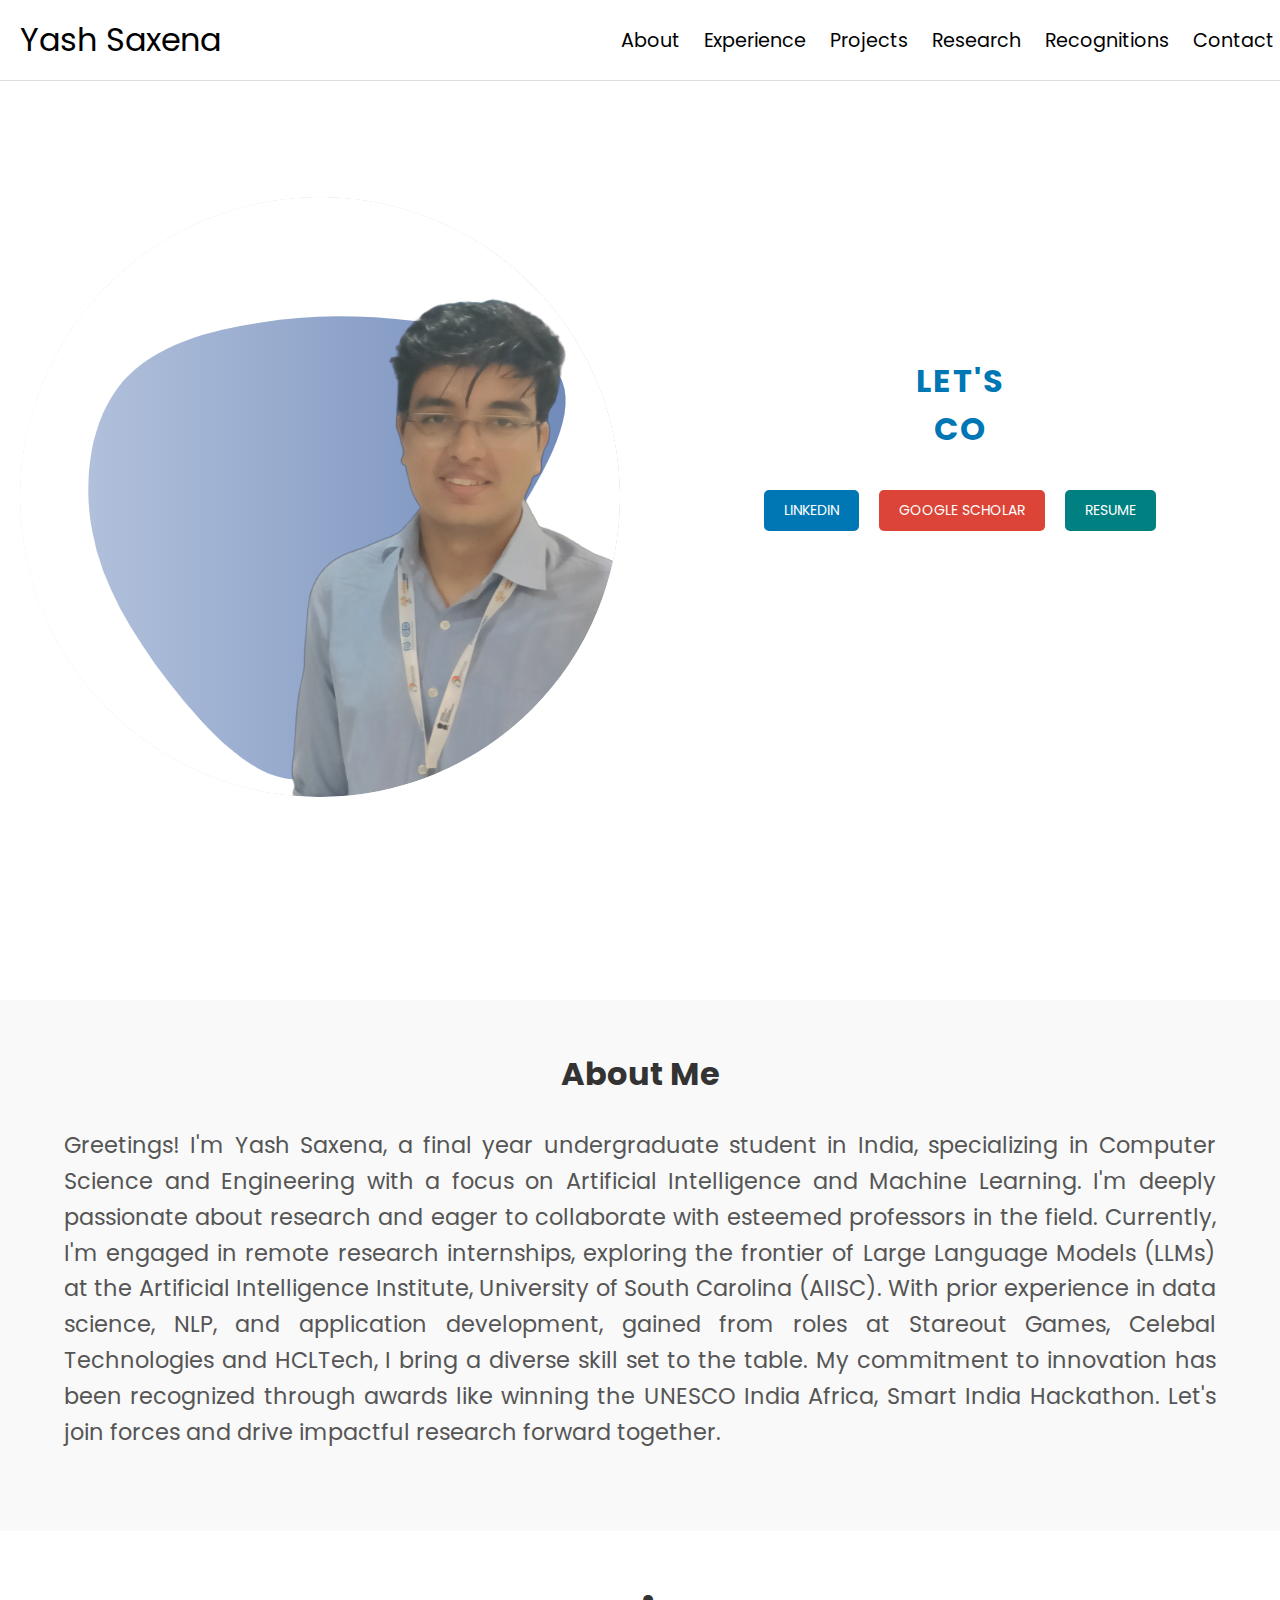
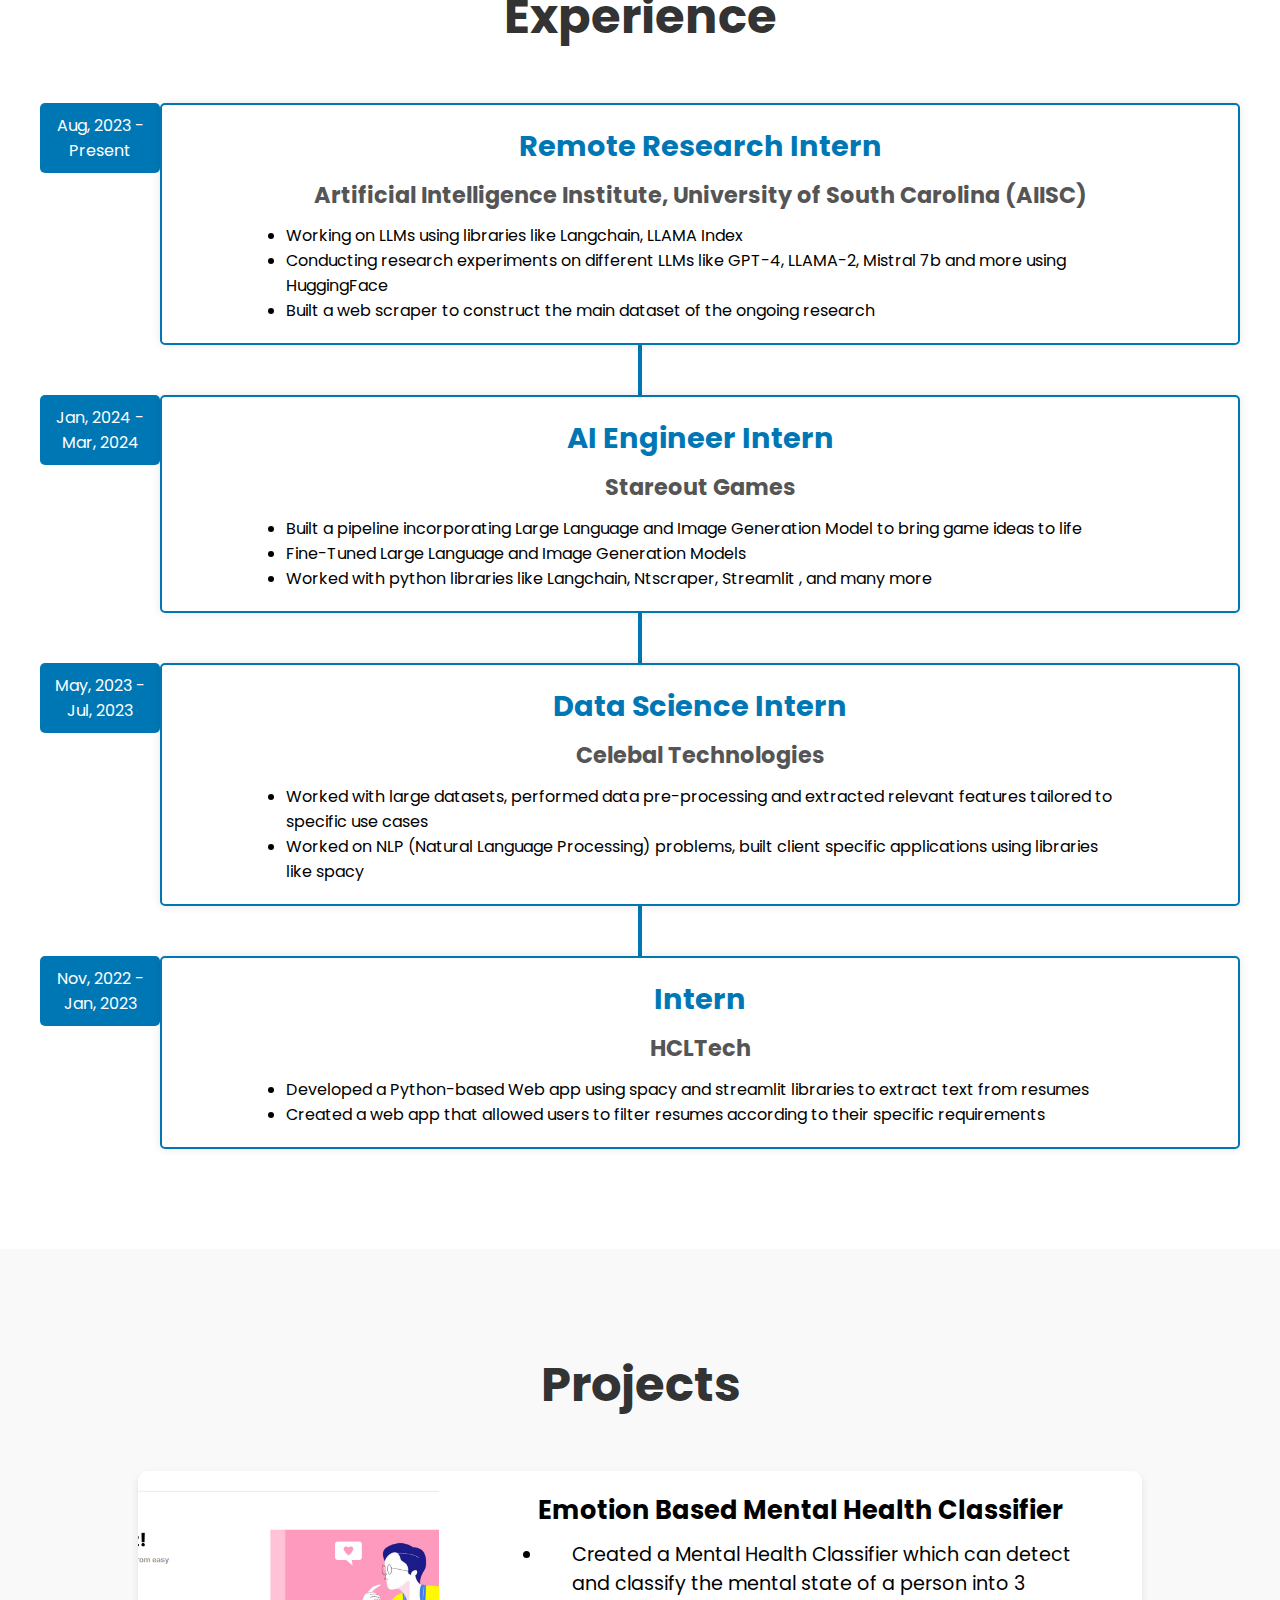
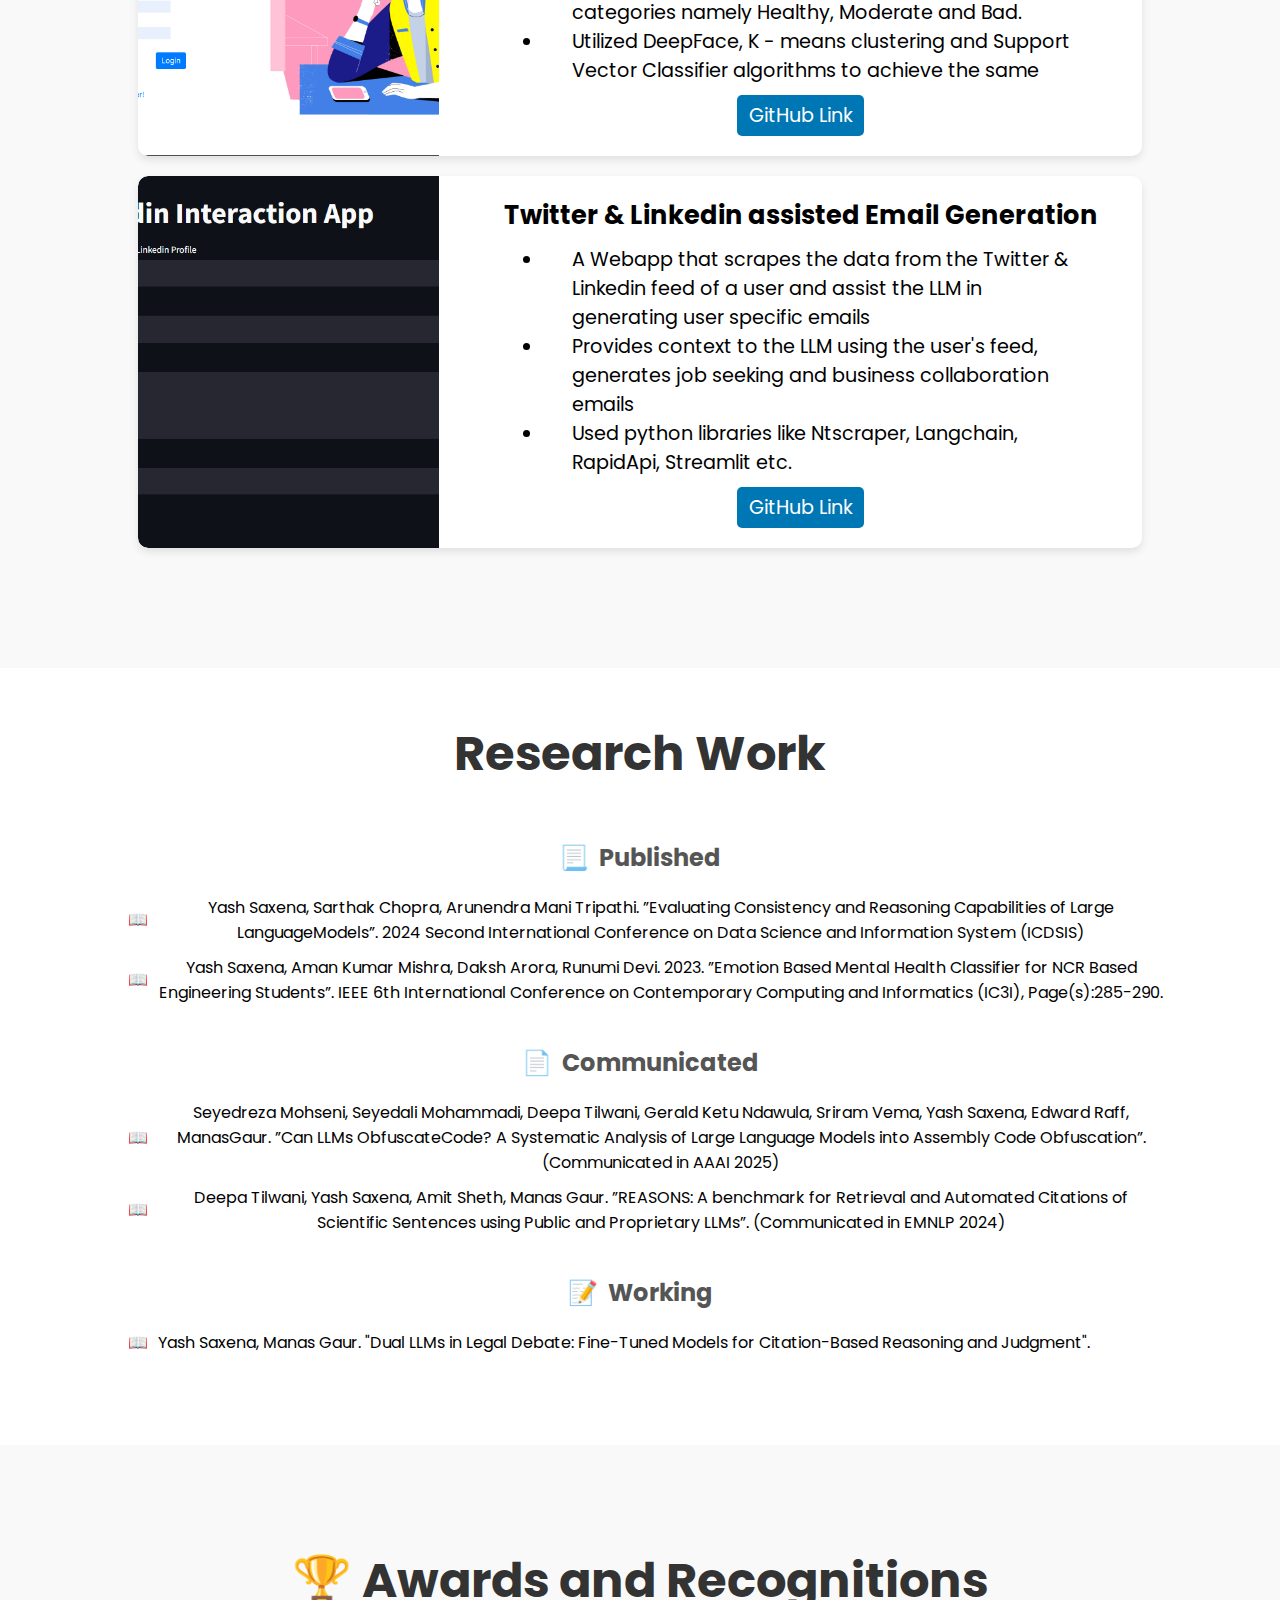
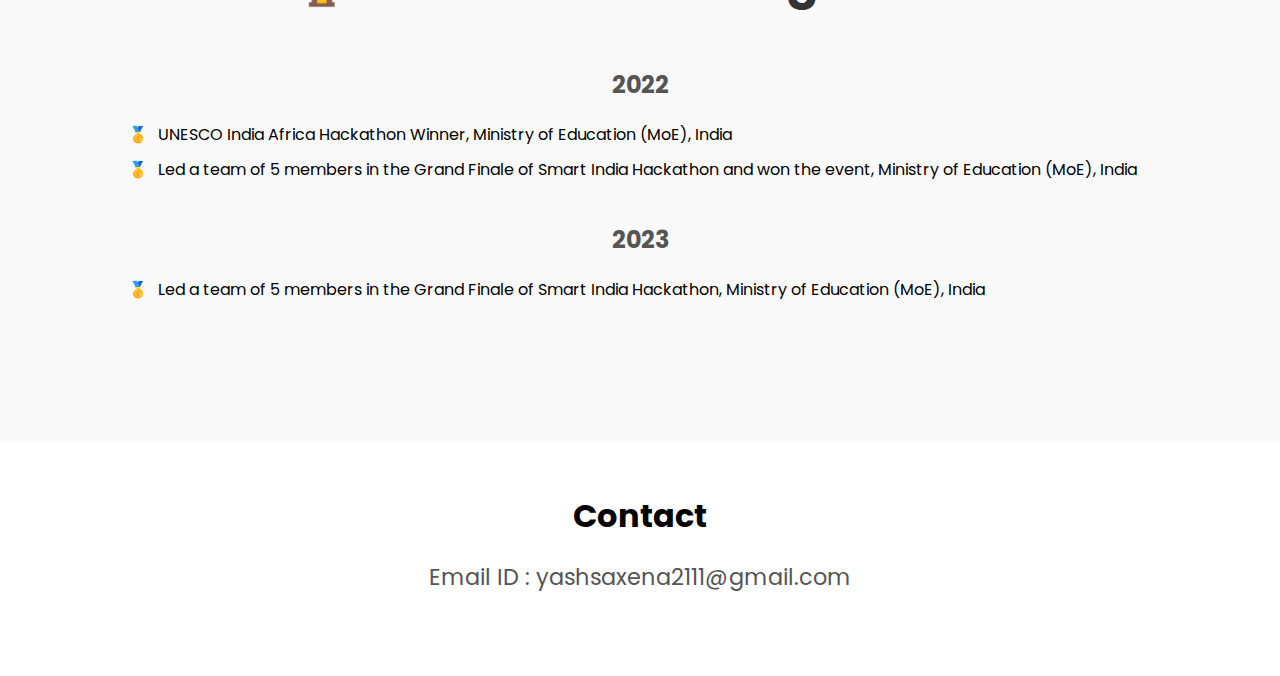
<file: index.html>
<!DOCTYPE html>
<html lang="en">
<head>
    <meta charset="UTF-8">
    <meta name="viewport" content="width=device-width, initial-scale=1.0">
    <title>Portfolio</title>
    <link rel="stylesheet" href="style.css" />
    <link rel="stylesheet" href="media_queries.css" />
</head>
<body>
    <header>
    <!-- Google tag (gtag.js) -->
    <script async src="https://www.googletagmanager.com/gtag/js?id=G-XNBDDZ4B31"></script>
    <script>
    window.dataLayer = window.dataLayer || [];
    function gtag(){dataLayer.push(arguments);}
    gtag('js', new Date());

    gtag('config', 'G-XNBDDZ4B31');
    </script>
    <nav id="desktop-nav">
        <div class="logo">Yash Saxena</div>
        <div>
            <ul class="nav-links">
                <li><a href="#about">About</a></li>
                <li><a href="#experience">Experience</a></li>
                <li><a href="#projects">Projects</a></li>
                <li><a href="#research">Research</a></li>
                <li><a href="#awards">Recognitions</a></li>
                <li><a href="#contact">Contact</a></li>
            </ul>
        </div> 
    </nav>
    <nav id="hamburger-nav">
        <div class="logo">Yash Saxena</div>
        <div class="hamburger-menu">
            <div class="hamburger-icon" onclick="toggleMenu()">
                <span></span>
                <span></span>
                <span></span>
            </div>
            <div class="menu-links">
                <li><a href="#about" onclick="toggleMenu()">About</a></li>
                <li><a href="#experience" onclick="toggleMenu()">Experience</a></li>
                <li><a href="#projects" onclick="toggleMenu()">Projects</a></li>
                <li><a href="#research" onclick="toggleMenu()">Research</a></li>
                <li><a href="#awards" onclick="toggleMenu()">Recognitions</a></li>
                <li><a href="#contact" onclick="toggleMenu()">Contact</a></li>
            </div>
        </div>
    </nav>
</header>
<section id="profile">
    <div class="profile-pic-container">
        <div class="profile-pic">
            <img src="./assests/profile-pic.png" alt="Yash Saxena Pic">
        </div>
    </div>
    <div class="connect-collaborate-container">
        <div id="connect-text">Let's Connect</div>
        <div id="collaborate-text">Let's Collaborate</div>
    </div>
    <div class="social-links-container">
        <a href="https://www.linkedin.com/in/yash-saxena-a18b251bb/" class="social-btn linkedin-btn">LinkedIn</a>
        <a href="https://scholar.google.com/citations?user=5c80BFkAAAAJ&hl=en" class="social-btn github-btn">Google Scholar</a>
        <a href="./assests/YashSaxena_CV.pdf" download="YashSaxena_Resume.pdf" class="social-btn twitter-btn">Resume</a>
    </div>
</section>
    <section id="about">
        <h2>About Me</h2>
        <p>Greetings! I'm Yash Saxena, a final year undergraduate student in India, specializing in Computer Science and Engineering with a focus on Artificial Intelligence and Machine Learning. I'm deeply passionate about research and eager to collaborate with esteemed professors in the field. Currently, I'm engaged in remote research internships, exploring the frontier of Large Language Models (LLMs) at the Artificial Intelligence Institute, University of South Carolina (AIISC). With prior experience in data science, NLP, and application development, gained from roles at Stareout Games, Celebal Technologies and HCLTech, I bring a diverse skill set to the table. My commitment to innovation has been recognized through awards like winning the UNESCO India Africa, Smart India Hackathon. Let's join forces and drive impactful research forward together.</p>
    </section>
    <section id="experience">
        <h2>Experience</h2>
        <div class="timeline">
            <div class="timeline-item">
                <div class="date">Aug, 2023 - Present</div>
                <div class="content">
                    <h3>Remote Research Intern</h3>
                    <p style="font-weight: bold;">Artificial Intelligence Institute, University of South Carolina (AIISC)</p>
                        <ul>
                            <li>Working on LLMs using libraries like Langchain, LLAMA Index</li>
                            <li>Conducting research experiments on different LLMs like GPT-4, LLAMA-2, Mistral 7b and more using HuggingFace</li>
                            <li>Built a web scraper to construct the main dataset of the ongoing research</li>
                        </ul>
                </div>
            </div>
            <div class="timeline-item">
                <div class="date">Jan, 2024 - Mar, 2024</div>
                <div class="content">
                    <h3>AI Engineer Intern</h3>
                    <p style="font-weight: bold;">Stareout Games</p>
                    <ul>
                        <li>Built a pipeline incorporating Large Language and Image Generation Model to bring game ideas to life</li>
                        <li>Fine-Tuned Large Language and Image Generation Models</li>
                        <li>Worked with python libraries like Langchain, Ntscraper, Streamlit , and many more</li>
                    </ul>
                </div>
            </div>
            <div class="timeline-item">
                <div class="date">May, 2023 - Jul, 2023</div>
                <div class="content">
                    <h3>Data Science Intern</h3>
                    <p style="font-weight: bold;">Celebal Technologies</p>
                    <ul>
                        <li> Worked with large datasets, performed data pre-processing and extracted relevant features tailored to specific use cases</li>
                        <li> Worked on NLP (Natural Language Processing) problems, built client specific applications using libraries like spacy</li>
                    </ul>
                </div>
            </div>
            <div class="timeline-item">
                <div class="date">Nov, 2022 - Jan, 2023</div>
                <div class="content">
                    <h3>Intern</h3>
                    <p style="font-weight: bold;">HCLTech</p>
                    <ul>
                        <li> Developed a Python-based Web app using spacy and streamlit libraries to extract text from resumes</li>
                        <li> Created a web app that allowed users to filter resumes according to their specific requirements</li>
                    </ul>
                </div>
            </div>
        </div>
    </section>    
    <section id="projects">
        <h2>Projects</h2>
        <div class="project-container">
            <div class="project-card">
                <img src="./assests/project1.png" alt="Project 1">
                <div class="project-info">
                    <h3>Emotion Based Mental Health Classifier</h3>
                    <ul>
                        <li>Created a Mental Health Classifier which can detect and classify the mental state of a person into 3 categories namely Healthy, Moderate and Bad.</li>
                        <li>Utilized DeepFace, K - means clustering and Support Vector Classifier algorithms to achieve the same</li>
                    </ul>
                    <a href="https://github.com/YashSaxena21/EMHC" target="_blank">GitHub Link</a>
                </div>
            </div>
            <div class="project-card">
                <img src="./assests/project2.png" alt="Project 2">
                <div class="project-info">
                    <h3>Twitter & Linkedin assisted Email Generation</h3>
                    <ul>
                        <li>A Webapp that scrapes the data from the Twitter & Linkedin feed of a user and assist the LLM in generating user specific emails</li>
                        <li>Provides context to the LLM using the user's feed, generates job seeking and business collaboration emails</li>
                        <li>Used python libraries like Ntscraper, Langchain, RapidApi, Streamlit etc.</li>
                    </ul>
                    <a href="https://github.com/YashSaxena21/Twitter-Generation" target="_blank">GitHub Link</a>
                </div>
            </div>
            <!-- Add more project cards as needed -->
        </div>
    </section>        
    <section id="research">
        <h2>Research Work</h2>
        <div class="research-subsection">
            <h3><span>&#x1F4C3;</span> Published</h3>
            <ul>
                <li><span>&#x1F4D6;</span> Yash Saxena, Sarthak Chopra, Arunendra Mani Tripathi. ”Evaluating Consistency and Reasoning Capabilities of Large LanguageModels”. 2024 Second International Conference on Data Science and Information System (ICDSIS)</li>
                <li><span>&#x1F4D6;</span> Yash Saxena, Aman Kumar Mishra, Daksh Arora, Runumi Devi. 2023. ”Emotion Based Mental Health Classifier for NCR Based Engineering Students”. IEEE 6th International Conference on Contemporary Computing and Informatics (IC3I), Page(s):285-290.</li>
                <!-- Add more items as needed -->
            </ul>
        </div>
        <div class="research-subsection">
            <h3><span>&#x1F4C4;</span> Communicated</h3>
            <ul>
                <li><span>&#x1F4D6;</span> Seyedreza Mohseni, Seyedali Mohammadi, Deepa Tilwani, Gerald Ketu Ndawula, Sriram Vema, Yash Saxena, Edward Raff, ManasGaur. ”Can LLMs ObfuscateCode? A Systematic Analysis of Large Language Models into Assembly Code Obfuscation”. (Communicated in AAAI 2025)</li>
                <li><span>&#x1F4D6;</span> Deepa Tilwani, Yash Saxena, Amit Sheth, Manas Gaur. ”REASONS: A benchmark for Retrieval and Automated Citations of Scientific Sentences using Public and Proprietary LLMs”. (Communicated in EMNLP 2024)</li>
                <!-- Add more items as needed -->
            </ul>
        </div>
        <div class="research-subsection">
            <h3><span>&#x1F4DD;</span> Working</h3>
            <ul>
                
                <li><span>&#x1F4D6;</span> Yash Saxena, Manas Gaur. "Dual LLMs in Legal Debate: Fine-Tuned Models for Citation-Based Reasoning and Judgment". </li>
                <!-- Add more items as needed -->
            </ul>
        </div>
    </section>               
    <section id="awards">
        <h2><span>&#x1F3C6;</span> Awards and Recognitions</h2>
        <div class="award-subsection">
            <h3>2022</h3>
            <ul>
                <li><span>&#x1F947;</span>  UNESCO India Africa Hackathon Winner, Ministry of Education (MoE), India</li>
                <li><span>&#x1F947;</span> Led a team of 5 members in the Grand Finale of Smart India Hackathon and won the event, Ministry of Education (MoE), India</li>
                <!-- Add more awards as needed -->
            </ul>
        </div>
        <div class="award-subsection">
            <h3>2023</h3>
            <ul>
                <li><span>&#x1F947;</span> Led a team of 5 members in the Grand Finale of Smart India Hackathon, Ministry of Education (MoE), India</li>
                <!-- Add more awards as needed -->
            </ul>
        </div>
        <!-- Add more subsections as needed -->
    </section>
    <section id="contact">
        <h2>Contact</h2>
        <p>Email ID : yashsaxena2111@gmail.com</p>
    </section>    
    <script src="script.js"></script>
</body>
</html>
</file>
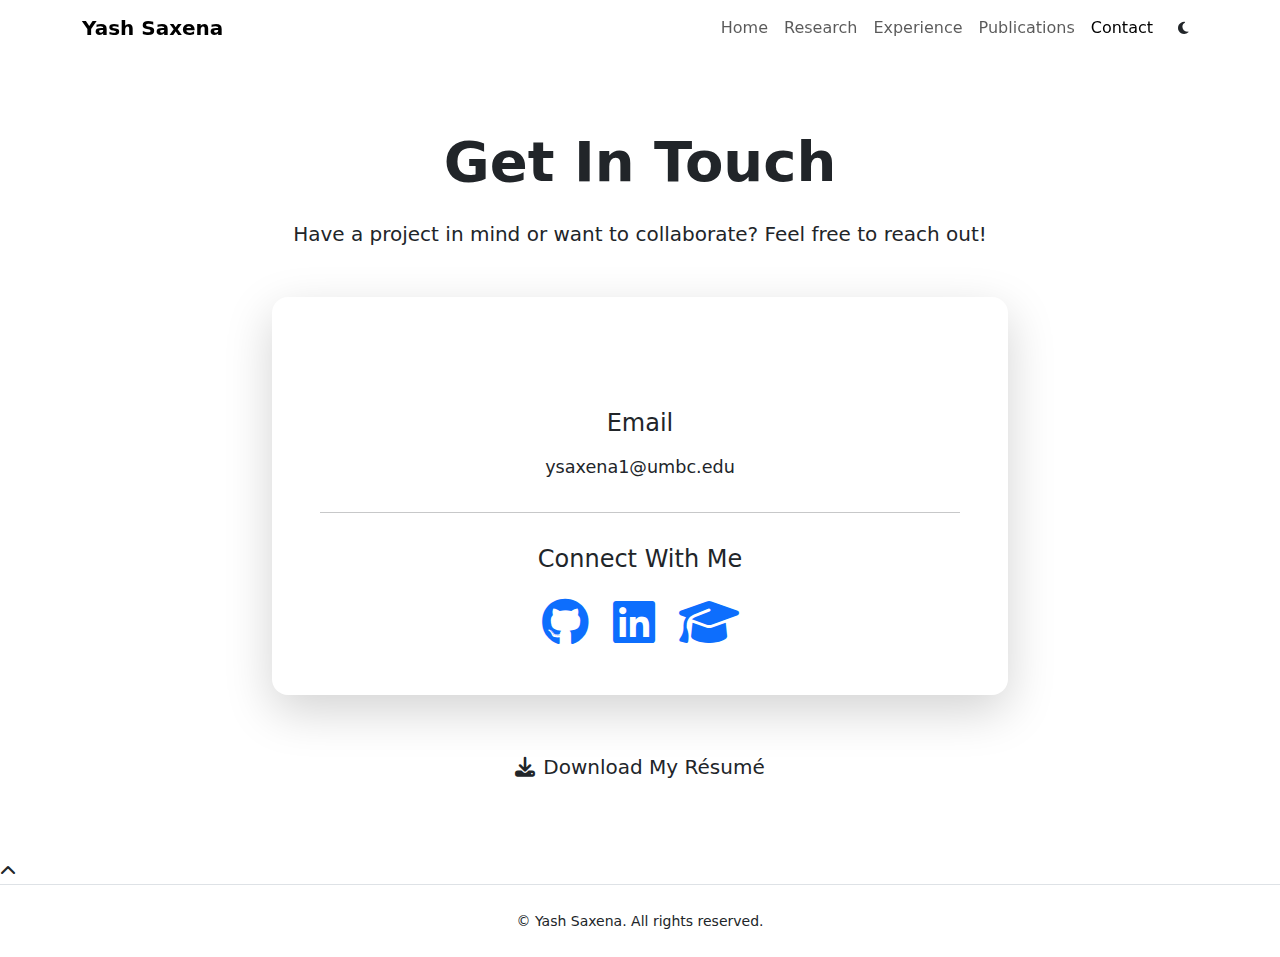
<file: contact.html>
<!DOCTYPE html>
<html lang="en">
<head>
    <meta charset="UTF-8" />
    <meta http-equiv="X-UA-Compatible" content="IE=edge" />
    <meta name="viewport" content="width=device-width, initial-scale=1.0" />
    <title>Contact - Yash Saxena</title>
    <meta name="description" content="Get in touch with Yash Saxena for collaboration opportunities.">

    <!-- Google Fonts -->
    <link rel="preconnect" href="https://fonts.googleapis.com">
    <link rel="preconnect" href="https://fonts.gstatic.com" crossorigin>
    <link href="https://fonts.googleapis.com/css2?family=Playfair+Display:wght@700;900&family=DM+Sans:wght@400;500;700&family=JetBrains+Mono:wght@400;600&display=swap" rel="stylesheet">
    
    <!-- Bootstrap CSS -->
    <link href="https://cdn.jsdelivr.net/npm/bootstrap@5.3.2/dist/css/bootstrap.min.css" rel="stylesheet" />
    <!-- Font Awesome -->
    <link rel="stylesheet" href="https://cdnjs.cloudflare.com/ajax/libs/font-awesome/6.5.0/css/all.min.css" />
    <!-- Custom styles -->
    <link rel="stylesheet" href="css/style.css" />
</head>
<body>
    <!-- Navigation -->
    <nav id="navbar" class="navbar navbar-expand-lg fixed-top">
        <div class="container">
            <a class="navbar-brand fw-bold" href="index.html">Yash Saxena</a>
            <button class="navbar-toggler" type="button" data-bs-toggle="collapse" data-bs-target="#navbarNav">
                <span class="navbar-toggler-icon"></span>
            </button>
            <div class="collapse navbar-collapse" id="navbarNav">
                <ul class="navbar-nav ms-auto mb-2 mb-lg-0">
                    <li class="nav-item"><a class="nav-link" href="index.html">Home</a></li>
                    <li class="nav-item"><a class="nav-link" href="research.html">Research</a></li>
                    <li class="nav-item"><a class="nav-link" href="experience.html">Experience</a></li>
                    <li class="nav-item"><a class="nav-link" href="publications.html">Publications</a></li>
                    <li class="nav-item"><a class="nav-link active" href="contact.html">Contact</a></li>
                    <li class="nav-item d-flex align-items-center ms-lg-2">
                        <button id="darkModeToggle" class="btn btn-outline-accent btn-sm" type="button" aria-label="Toggle dark mode">
                            <i class="fas fa-moon"></i>
                        </button>
                    </li>
                </ul>
            </div>
        </div>
    </nav>

    <!-- Contact Section -->
    <section id="contact" class="py-5" style="margin-top: 80px; min-height: calc(100vh - 120px);">
        <div class="container">
            <div class="row justify-content-center">
                <div class="col-lg-8 text-center">
                    <h1 class="display-4 fw-bold mb-4">Get In Touch</h1>
                    <p class="lead mb-5">Have a project in mind or want to collaborate? Feel free to reach out!</p>
                    
                    <!-- Contact Information Card -->
                    <div class="card border-0 shadow-lg mb-5" style="background: var(--card-bg); border: 1px solid var(--card-border) !important; border-radius: 16px;">
                        <div class="card-body p-5">
                            <div class="mb-4">
                                <i class="fas fa-envelope fa-3x mb-3" style="background: var(--hero-gradient); -webkit-background-clip: text; -webkit-text-fill-color: transparent; background-clip: text;"></i>
                                <h4 class="mb-3">Email</h4>
                                <p class="mb-0">
                                    <a href="mailto:ysaxena1@umbc.edu" class="text-decoration-none" style="color: var(--accent); font-size: 1.1rem;">
                                        ysaxena1@umbc.edu
                                    </a>
                                </p>
                            </div>
                            
                            <hr style="border-color: var(--card-border); margin: 2rem 0;">
                            
                            <div>
                                <h4 class="mb-4">Connect With Me</h4>
                                <div class="social-icons d-flex justify-content-center gap-4">
                                    <a href="https://github.com/YashSaxena21" target="_blank" rel="noopener" aria-label="GitHub" class="text-decoration-none">
                                        <i class="fab fa-github fa-3x" style="color: var(--accent); transition: all 0.3s ease;"></i>
                                    </a>
                                    <a href="https://www.linkedin.com/in/yash-saxena-a18b251bb" target="_blank" rel="noopener" aria-label="LinkedIn" class="text-decoration-none">
                                        <i class="fab fa-linkedin fa-3x" style="color: var(--accent); transition: all 0.3s ease;"></i>
                                    </a>
                                    <a href="https://scholar.google.com/citations?user=5c80BFkAAAAJ&hl=en" target="_blank" rel="noopener" aria-label="Google Scholar" class="text-decoration-none">
                                        <i class="fas fa-graduation-cap fa-3x" style="color: var(--accent); transition: all 0.3s ease;"></i>
                                    </a>
                                </div>
                            </div>
                        </div>
                    </div>
                    
                    <!-- Download Resume -->
                    <div class="mt-4">
                        <a href="assets/Yash_CV.pdf" class="btn btn-accent btn-lg" download>
                            <i class="fas fa-download me-2"></i>Download My Résumé
                        </a>
                    </div>
                </div>
            </div>
        </div>
    </section>

    <!-- Scroll to Top Button -->
    <div id="scrollTopBtn" aria-label="Scroll to top"><i class="fas fa-chevron-up"></i></div>

    <!-- Footer -->
    <footer class="py-4 border-top">
        <div class="container text-center">
            <small>&copy; <span id="year"></span> Yash Saxena. All rights reserved.</small>
        </div>
    </footer>

    <!-- Scripts -->
    <script src="https://cdn.jsdelivr.net/npm/bootstrap@5.3.2/dist/js/bootstrap.bundle.min.js"></script>
    <script src="js/main.js"></script>
</body>
</html>
</file>
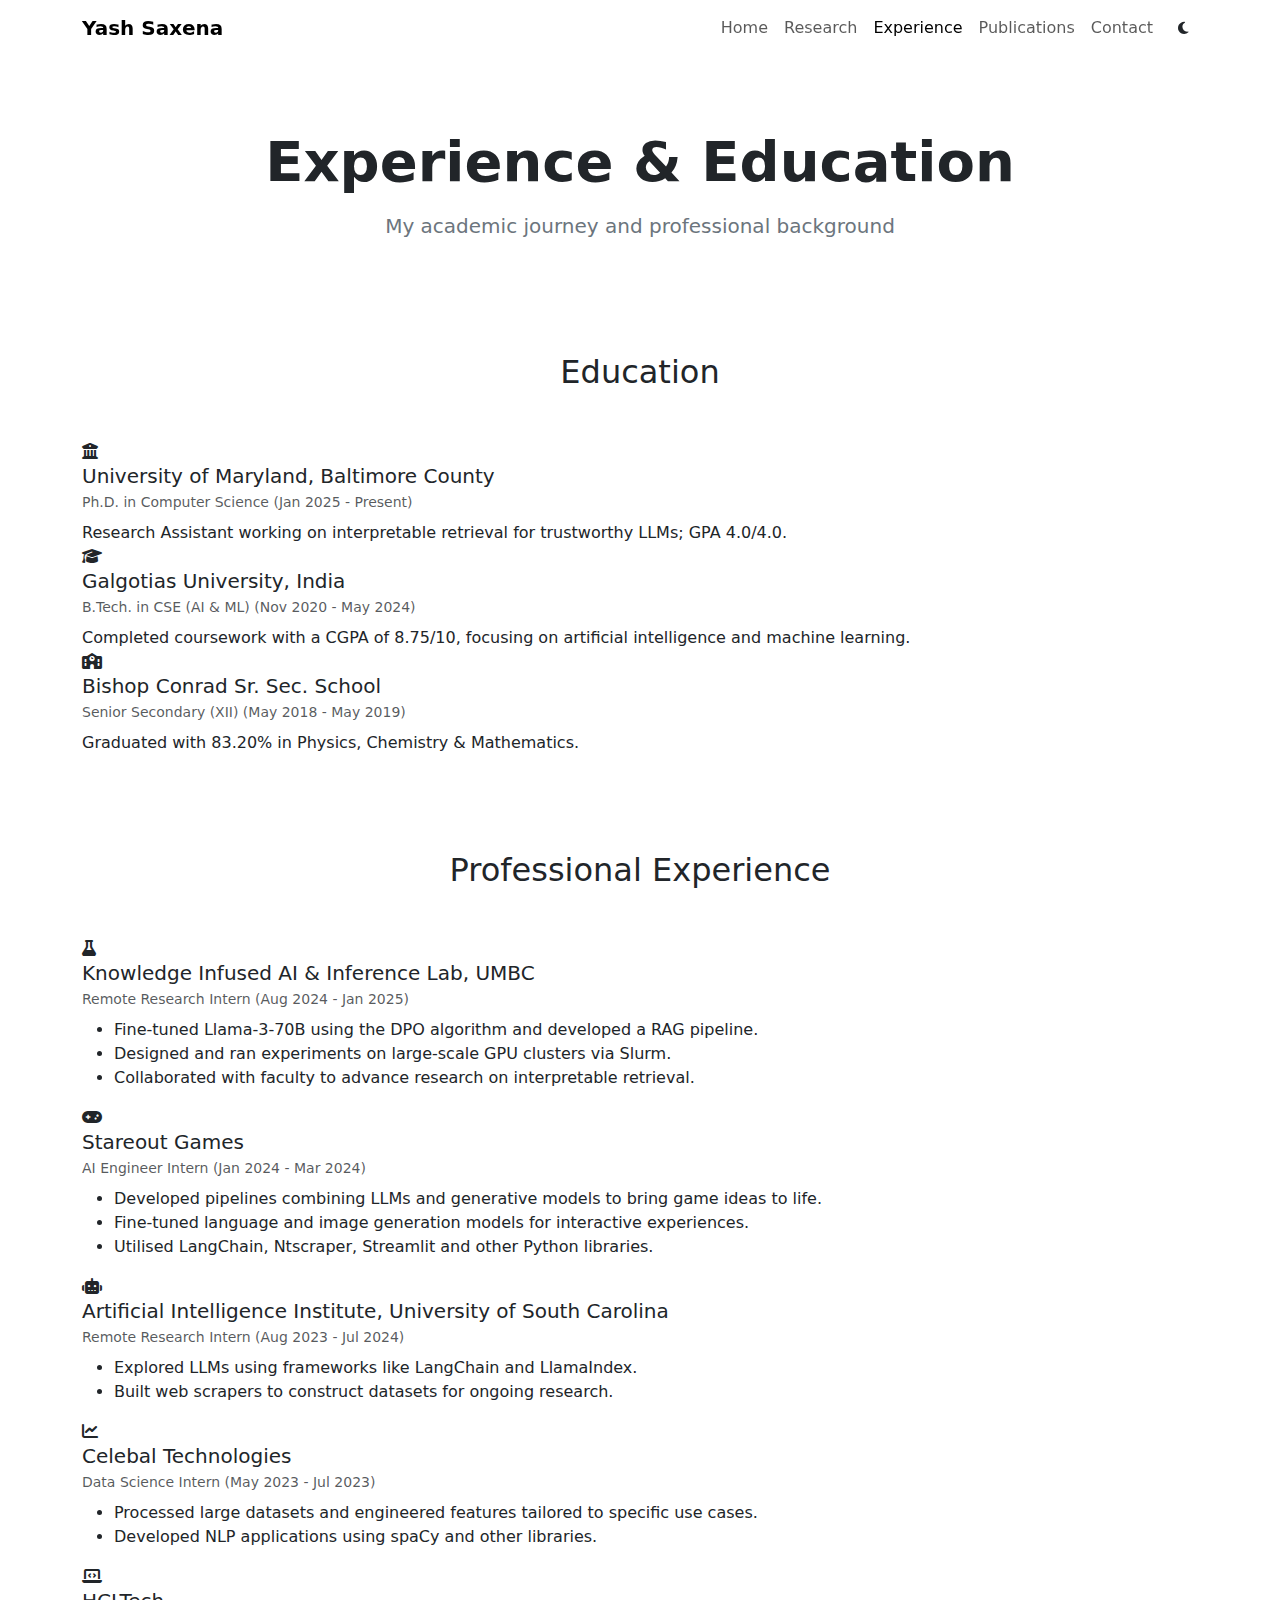
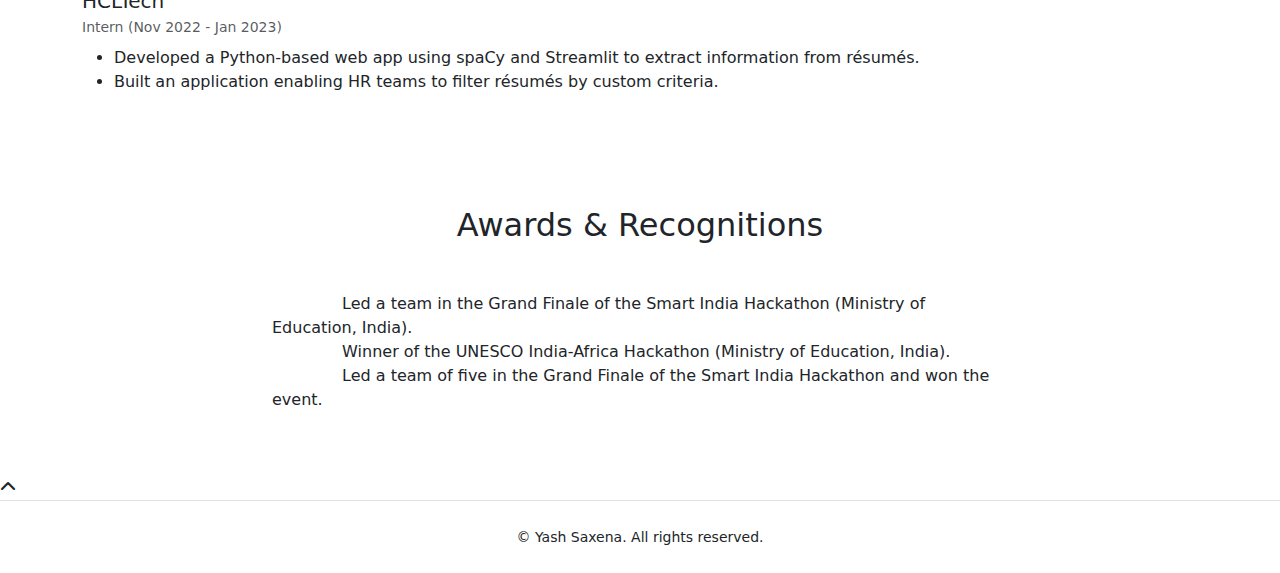
<file: experience.html>
<!DOCTYPE html>
<html lang="en">
<head>
    <meta charset="UTF-8" />
    <meta http-equiv="X-UA-Compatible" content="IE=edge" />
    <meta name="viewport" content="width=device-width, initial-scale=1.0" />
    <title>Experience - Yash Saxena</title>
    <meta name="description" content="Educational background and professional experience of Yash Saxena.">

    <!-- Google Fonts -->
    <link rel="preconnect" href="https://fonts.googleapis.com">
    <link rel="preconnect" href="https://fonts.gstatic.com" crossorigin>
    <link href="https://fonts.googleapis.com/css2?family=Playfair+Display:wght@700;900&family=DM+Sans:wght@400;500;700&family=JetBrains+Mono:wght@400;600&display=swap" rel="stylesheet">
    
    <!-- Bootstrap CSS -->
    <link href="https://cdn.jsdelivr.net/npm/bootstrap@5.3.2/dist/css/bootstrap.min.css" rel="stylesheet" />
    <!-- Font Awesome -->
    <link rel="stylesheet" href="https://cdnjs.cloudflare.com/ajax/libs/font-awesome/6.5.0/css/all.min.css" />
    <!-- Custom styles -->
    <link rel="stylesheet" href="css/style.css" />
</head>

<!-- Google tag (gtag.js) -->
<script async src="https://www.googletagmanager.com/gtag/js?id=G-XNBDDZ4B31"></script>
<script>
  window.dataLayer = window.dataLayer || [];
  function gtag(){dataLayer.push(arguments);}
  gtag('js', new Date());

  gtag('config', 'G-XNBDDZ4B31');
</script>
    
<body>
    <!-- Navigation -->
    <nav id="navbar" class="navbar navbar-expand-lg fixed-top">
        <div class="container">
            <a class="navbar-brand fw-bold" href="index.html">Yash Saxena</a>
            <button class="navbar-toggler" type="button" data-bs-toggle="collapse" data-bs-target="#navbarNav">
                <span class="navbar-toggler-icon"></span>
            </button>
            <div class="collapse navbar-collapse" id="navbarNav">
                <ul class="navbar-nav ms-auto mb-2 mb-lg-0">
                    <li class="nav-item"><a class="nav-link" href="index.html">Home</a></li>
                    <li class="nav-item"><a class="nav-link" href="research.html">Research</a></li>
                    <li class="nav-item"><a class="nav-link active" href="experience.html">Experience</a></li>
                    <li class="nav-item"><a class="nav-link" href="publications.html">Publications</a></li>
                    <li class="nav-item"><a class="nav-link" href="contact.html">Contact</a></li>
                    <li class="nav-item d-flex align-items-center ms-lg-2">
                        <button id="darkModeToggle" class="btn btn-outline-accent btn-sm" type="button" aria-label="Toggle dark mode">
                            <i class="fas fa-moon"></i>
                        </button>
                    </li>
                </ul>
            </div>
        </div>
    </nav>

    <!-- Page Header -->
    <section class="py-5" style="margin-top: 80px;">
        <div class="container text-center">
            <h1 class="display-4 fw-bold mb-3">Experience &amp; Education</h1>
            <p class="lead text-secondary">My academic journey and professional background</p>
        </div>
    </section>

    <!-- Education Section -->
    <section id="education" class="py-5 bg-alternate">
        <div class="container">
            <h2 class="mb-5 text-center">Education</h2>
            <div class="timeline">
                <!-- Item 1 -->
                <div class="timeline-item" style="animation-delay: 0.1s;">
                    <div class="timeline-icon"><i class="fas fa-university"></i></div>
                    <div class="timeline-content">
                        <h5 class="mb-1">University of Maryland, Baltimore County</h5>
                        <p class="small text-muted mb-2">Ph.D. in Computer Science (Jan 2025 - Present)</p>
                        <p class="mb-0">Research Assistant working on interpretable retrieval for trustworthy LLMs; GPA 4.0/4.0.</p>
                    </div>
                </div>
                <!-- Item 2 -->
                <div class="timeline-item" style="animation-delay: 0.2s;">
                    <div class="timeline-icon"><i class="fas fa-graduation-cap"></i></div>
                    <div class="timeline-content">
                        <h5 class="mb-1">Galgotias University, India</h5>
                        <p class="small text-muted mb-2">B.Tech. in CSE (AI & ML) (Nov 2020 - May 2024)</p>
                        <p class="mb-0">Completed coursework with a CGPA of 8.75/10, focusing on artificial intelligence and machine learning.</p>
                    </div>
                </div>
                <!-- Item 3 -->
                <div class="timeline-item" style="animation-delay: 0.3s;">
                    <div class="timeline-icon"><i class="fas fa-school"></i></div>
                    <div class="timeline-content">
                        <h5 class="mb-1">Bishop Conrad Sr. Sec. School</h5>
                        <p class="small text-muted mb-2">Senior Secondary (XII) (May 2018 - May 2019)</p>
                        <p class="mb-0">Graduated with 83.20% in Physics, Chemistry & Mathematics.</p>
                    </div>
                </div>
            </div>
        </div>
    </section>

    <!-- Experience Section -->
    <section id="experience" class="py-5">
        <div class="container">
            <h2 class="mb-5 text-center">Professional Experience</h2>
            <div class="timeline">
                <!-- Remote Research Intern -->
                <div class="timeline-item" style="animation-delay: 0.1s;">
                    <div class="timeline-icon"><i class="fas fa-flask"></i></div>
                    <div class="timeline-content">
                        <h5 class="mb-1">Knowledge Infused AI & Inference Lab, UMBC</h5>
                        <p class="small text-muted mb-2">Remote Research Intern (Aug 2024 - Jan 2025)</p>
                        <ul>
                            <li>Fine-tuned Llama-3-70B using the DPO algorithm and developed a RAG pipeline.</li>
                            <li>Designed and ran experiments on large-scale GPU clusters via Slurm.</li>
                            <li>Collaborated with faculty to advance research on interpretable retrieval.</li>
                        </ul>
                    </div>
                </div>
                <!-- AI Engineer Intern -->
                <div class="timeline-item" style="animation-delay: 0.2s;">
                    <div class="timeline-icon"><i class="fas fa-gamepad"></i></div>
                    <div class="timeline-content">
                        <h5 class="mb-1">Stareout Games</h5>
                        <p class="small text-muted mb-2">AI Engineer Intern (Jan 2024 - Mar 2024)</p>
                        <ul>
                            <li>Developed pipelines combining LLMs and generative models to bring game ideas to life.</li>
                            <li>Fine-tuned language and image generation models for interactive experiences.</li>
                            <li>Utilised LangChain, Ntscraper, Streamlit and other Python libraries.</li>
                        </ul>
                    </div>
                </div>
                <!-- Remote Research Intern AIISC -->
                <div class="timeline-item" style="animation-delay: 0.3s;">
                    <div class="timeline-icon"><i class="fas fa-robot"></i></div>
                    <div class="timeline-content">
                        <h5 class="mb-1">Artificial Intelligence Institute, University of South Carolina</h5>
                        <p class="small text-muted mb-2">Remote Research Intern (Aug 2023 - Jul 2024)</p>
                        <ul>
                            <li>Explored LLMs using frameworks like LangChain and LlamaIndex.</li>
                            <li>Built web scrapers to construct datasets for ongoing research.</li>
                        </ul>
                    </div>
                </div>
                <!-- Data Science Intern -->
                <div class="timeline-item" style="animation-delay: 0.4s;">
                    <div class="timeline-icon"><i class="fas fa-chart-line"></i></div>
                    <div class="timeline-content">
                        <h5 class="mb-1">Celebal Technologies</h5>
                        <p class="small text-muted mb-2">Data Science Intern (May 2023 - Jul 2023)</p>
                        <ul>
                            <li>Processed large datasets and engineered features tailored to specific use cases.</li>
                            <li>Developed NLP applications using spaCy and other libraries.</li>
                        </ul>
                    </div>
                </div>
                <!-- HCLTech Intern -->
                <div class="timeline-item" style="animation-delay: 0.5s;">
                    <div class="timeline-icon"><i class="fas fa-laptop-code"></i></div>
                    <div class="timeline-content">
                        <h5 class="mb-1">HCLTech</h5>
                        <p class="small text-muted mb-2">Intern (Nov 2022 - Jan 2023)</p>
                        <ul>
                            <li>Developed a Python-based web app using spaCy and Streamlit to extract information from résumés.</li>
                            <li>Built an application enabling HR teams to filter résumés by custom criteria.</li>
                        </ul>
                    </div>
                </div>
            </div>
        </div>
    </section>

    <!-- Awards Section -->
    <section id="awards" class="py-5 bg-alternate">
        <div class="container">
            <h2 class="mb-5 text-center">Awards &amp; Recognitions</h2>
            <div class="row justify-content-center">
                <div class="col-lg-8">
                    <ul class="list-unstyled timeline-awards">
                        <li>
                            <span class="badge me-3">2023</span>
                            Led a team in the Grand Finale of the Smart India Hackathon (Ministry of Education, India).
                        </li>
                        <li>
                            <span class="badge me-3">2022</span>
                            Winner of the UNESCO India-Africa Hackathon (Ministry of Education, India).
                        </li>
                        <li>
                            <span class="badge me-3">2022</span>
                            Led a team of five in the Grand Finale of the Smart India Hackathon and won the event.
                        </li>
                    </ul>
                </div>
            </div>
        </div>
    </section>

    <!-- Scroll to Top Button -->
    <div id="scrollTopBtn" aria-label="Scroll to top"><i class="fas fa-chevron-up"></i></div>

    <!-- Footer -->
    <footer class="py-4 border-top">
        <div class="container text-center">
            <small>&copy; <span id="year"></span> Yash Saxena. All rights reserved.</small>
        </div>
    </footer>

    <!-- Scripts -->
    <script src="https://cdn.jsdelivr.net/npm/bootstrap@5.3.2/dist/js/bootstrap.bundle.min.js"></script>
    <script src="js/main.js"></script>
</body>
</html>
</file>
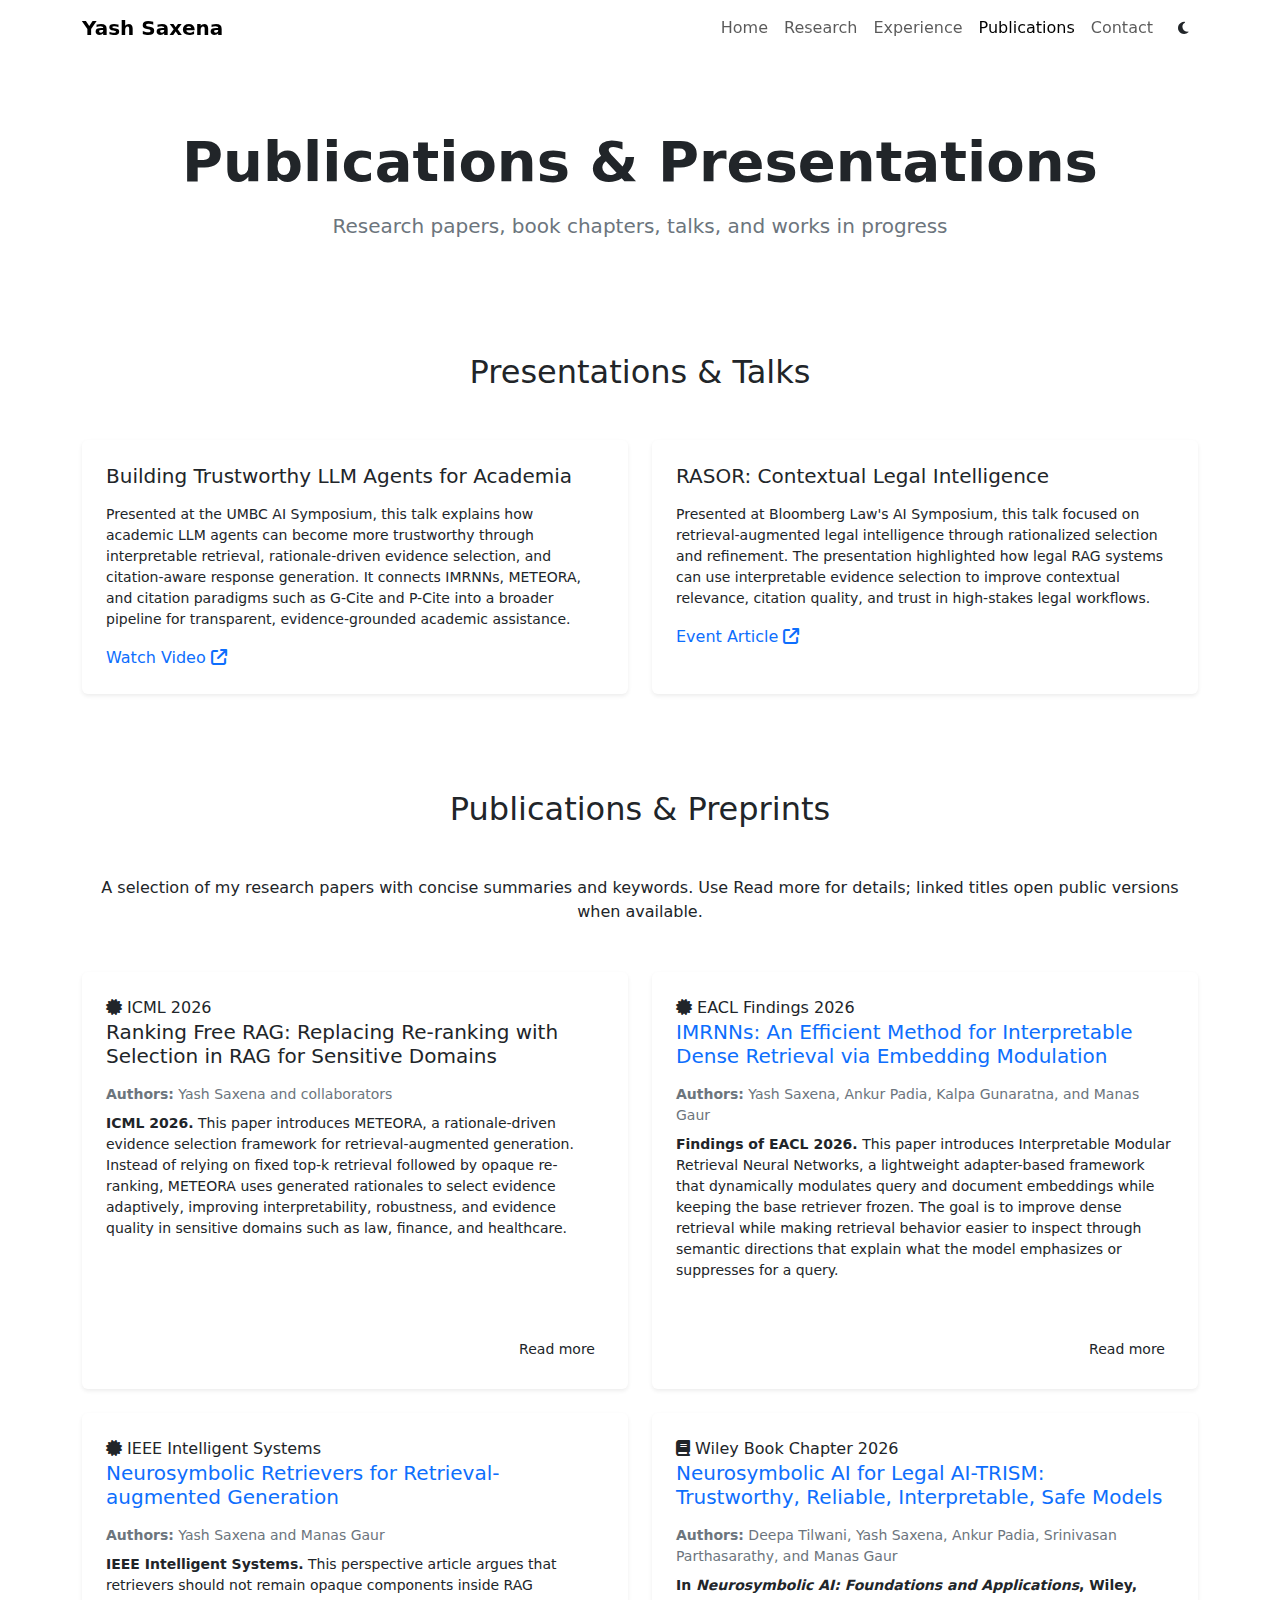
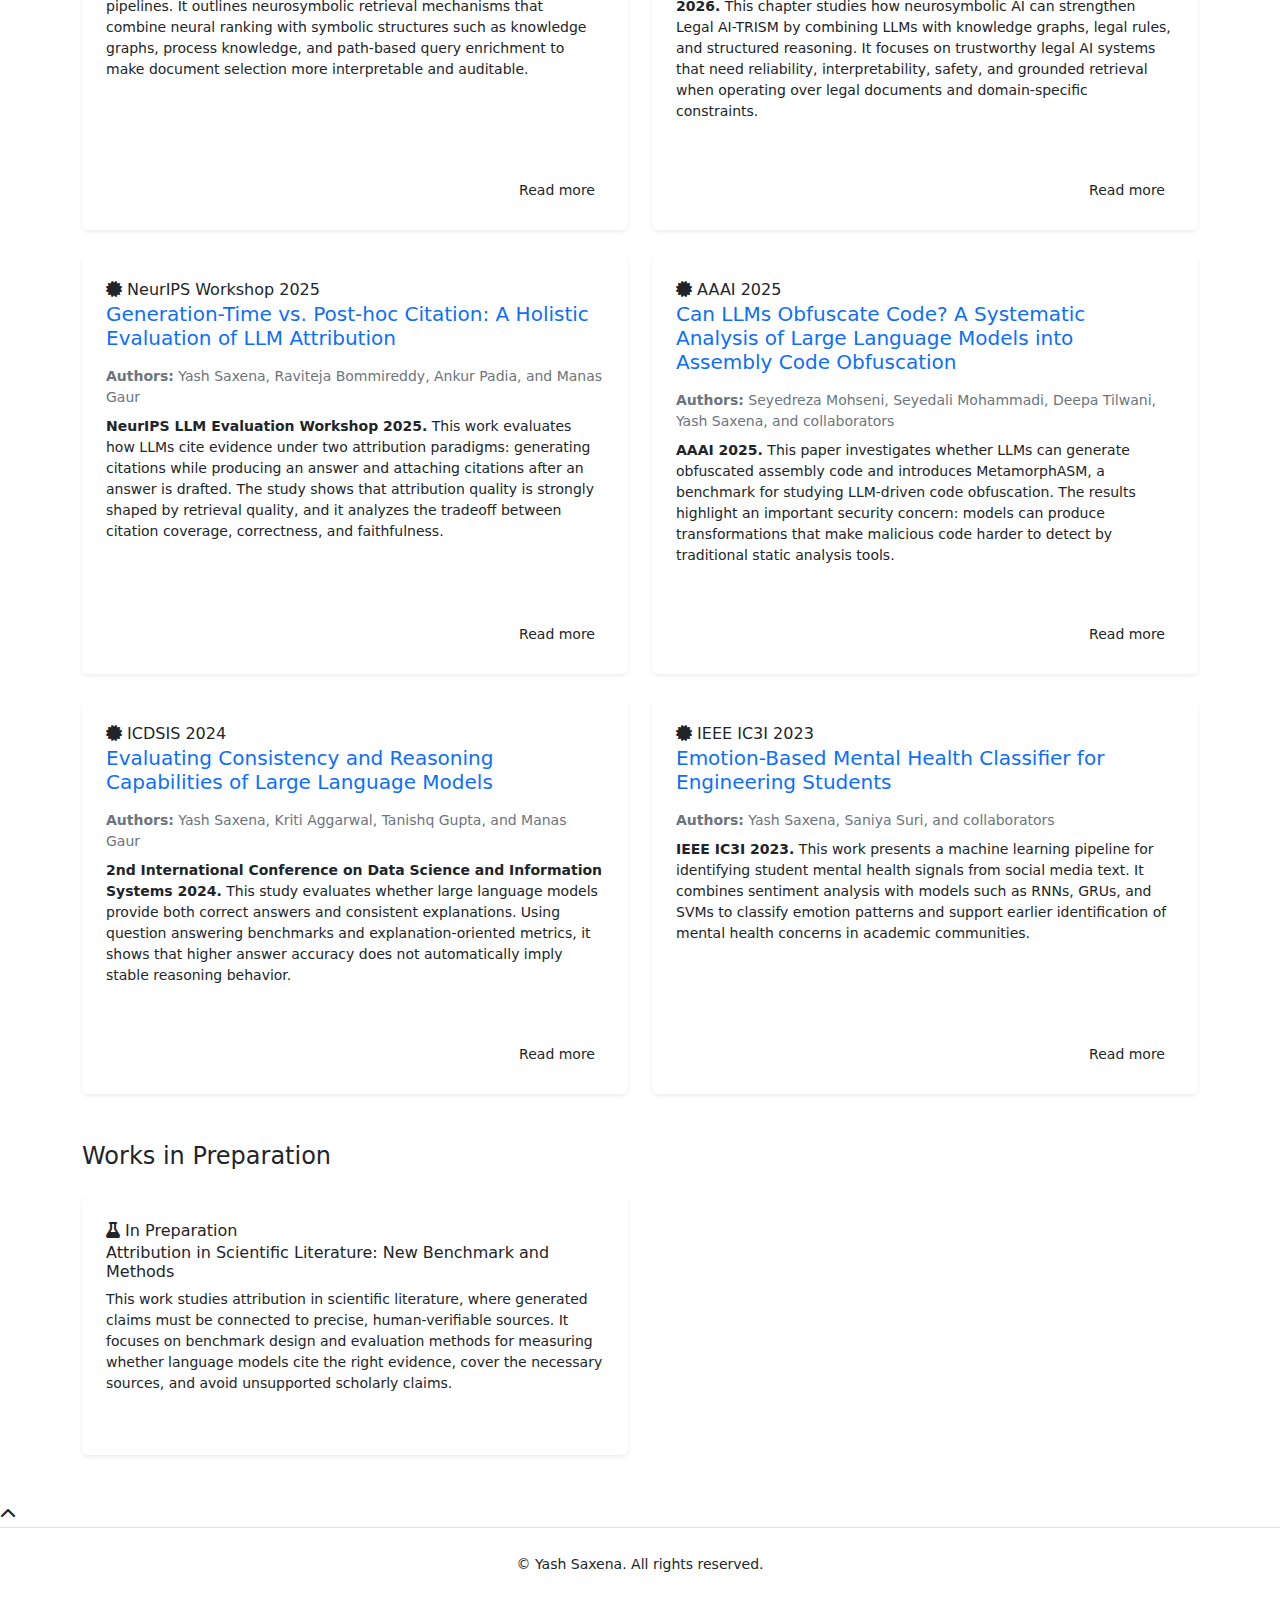
<file: publications.html>
<!DOCTYPE html>
<html lang="en">
<head>
    <meta charset="UTF-8" />
    <meta http-equiv="X-UA-Compatible" content="IE=edge" />
    <meta name="viewport" content="width=device-width, initial-scale=1.0" />
    <title>Publications - Yash Saxena</title>
    <meta name="description" content="Research publications, preprints, book chapters, and presentations by Yash Saxena on trustworthy LLMs, retrieval-augmented generation, source attribution, interpretable retrieval, and neurosymbolic AI.">

    <!-- Google Fonts -->
    <link rel="preconnect" href="https://fonts.googleapis.com">
    <link rel="preconnect" href="https://fonts.gstatic.com" crossorigin>
    <link href="https://fonts.googleapis.com/css2?family=Playfair+Display:wght@700;900&family=DM+Sans:wght@400;500;700&family=JetBrains+Mono:wght@400;600&display=swap" rel="stylesheet">
    
    <!-- Bootstrap CSS -->
    <link href="https://cdn.jsdelivr.net/npm/bootstrap@5.3.2/dist/css/bootstrap.min.css" rel="stylesheet" />
    <!-- Font Awesome -->
    <link rel="stylesheet" href="https://cdnjs.cloudflare.com/ajax/libs/font-awesome/6.5.0/css/all.min.css" />
    <!-- Custom styles -->
    <link rel="stylesheet" href="css/style.css" />
</head>

<!-- Google tag (gtag.js) -->
<script async src="https://www.googletagmanager.com/gtag/js?id=G-XNBDDZ4B31"></script>
<script>
  window.dataLayer = window.dataLayer || [];
  function gtag(){dataLayer.push(arguments);}
  gtag('js', new Date());

  gtag('config', 'G-XNBDDZ4B31');
</script>
    
<body>
    <!-- Navigation -->
    <nav id="navbar" class="navbar navbar-expand-lg fixed-top">
        <div class="container">
            <a class="navbar-brand fw-bold" href="index.html">Yash Saxena</a>
            <button class="navbar-toggler" type="button" data-bs-toggle="collapse" data-bs-target="#navbarNav">
                <span class="navbar-toggler-icon"></span>
            </button>
            <div class="collapse navbar-collapse" id="navbarNav">
                <ul class="navbar-nav ms-auto mb-2 mb-lg-0">
                    <li class="nav-item"><a class="nav-link" href="index.html">Home</a></li>
                    <li class="nav-item"><a class="nav-link" href="research.html">Research</a></li>
                    <li class="nav-item"><a class="nav-link" href="experience.html">Experience</a></li>
                    <li class="nav-item"><a class="nav-link active" href="publications.html">Publications</a></li>
                    <li class="nav-item"><a class="nav-link" href="contact.html">Contact</a></li>
                    <li class="nav-item d-flex align-items-center ms-lg-2">
                        <button id="darkModeToggle" class="btn btn-outline-accent btn-sm" type="button" aria-label="Toggle dark mode">
                            <i class="fas fa-moon"></i>
                        </button>
                    </li>
                </ul>
            </div>
        </div>
    </nav>

    <!-- Page Header -->
    <section class="py-5" style="margin-top: 80px;">
        <div class="container text-center">
            <h1 class="display-4 fw-bold mb-3">Publications &amp; Presentations</h1>
            <p class="lead text-secondary">Research papers, book chapters, talks, and works in progress</p>
        </div>
    </section>

    <!-- Presentations Section -->
    <section id="presentations" class="py-5 bg-alternate">
        <div class="container">
            <h2 class="mb-5 text-center">Presentations &amp; Talks</h2>
            <div class="row g-4">
                <!-- UMBC AI Symposium Presentation -->
                <div class="col-md-6">
                    <div class="presentation-card p-4 shadow-sm rounded h-100">
                        <h5 class="mb-3">Building Trustworthy LLM Agents for Academia</h5>
                        <p class="small">Presented at the UMBC AI Symposium, this talk explains how academic LLM agents can become more trustworthy through interpretable retrieval, rationale-driven evidence selection, and citation-aware response generation. It connects IMRNNs, METEORA, and citation paradigms such as G-Cite and P-Cite into a broader pipeline for transparent, evidence-grounded academic assistance.</p>
                        <a href="https://youtu.be/XiwwPS-hNXo?si=ytzEk9EGE7ADuV7C" target="_blank" class="text-decoration-none">Watch Video&nbsp;<i class="fas fa-arrow-up-right-from-square"></i></a>
                    </div>
                </div>
                <!-- Bloomberg Law AI Symposium Presentation -->
                <div class="col-md-6">
                    <div class="presentation-card p-4 shadow-sm rounded h-100">
                        <h5 class="mb-3">RASOR: Contextual Legal Intelligence</h5>
                        <p class="small">Presented at Bloomberg Law's AI Symposium, this talk focused on retrieval-augmented legal intelligence through rationalized selection and refinement. The presentation highlighted how legal RAG systems can use interpretable evidence selection to improve contextual relevance, citation quality, and trust in high-stakes legal workflows.</p>
                        <a href="https://pro.bloomberglaw.com/insights/company-news/bloomberg-law-hosts-ai-symposium-exploring-the-future-of-legal-technology/#:~:text=RASOR%3A%20Contextual%20Legal%20Intelligence%20via%20Rationalized%20Selection%20and%20Refinement%20in%20RAG" target="_blank" class="text-decoration-none">Event Article&nbsp;<i class="fas fa-arrow-up-right-from-square"></i></a>
                    </div>
                </div>
            </div>
        </div>
    </section>

    <!-- Publications Section -->
    <section id="publications" class="py-5">
        <div class="container">
            <h2 class="mb-5 text-center">Publications &amp; Preprints</h2>
            <p class="text-center mb-5" style="color: var(--text-secondary);">A selection of my research papers with concise summaries and keywords. Use Read more for details; linked titles open public versions when available.</p>
            <div class="row g-4">
                <!-- Ranking Free RAG -->
                <div class="col-md-6">
                    <div class="publication-card p-4 shadow-sm rounded h-100 d-flex flex-column">
                        <div class="conference-badge">
                            <i class="fas fa-certificate"></i>
                            <span>ICML 2026</span>
                        </div>
                        <h5 class="mb-3">Ranking Free RAG: Replacing Re-ranking with Selection in RAG for Sensitive Domains</h5>
                        <p class="small text-secondary mb-2"><strong>Authors:</strong> Yash Saxena and collaborators</p>
                        <p class="small flex-grow-1"><strong>ICML 2026.</strong> This paper introduces METEORA, a rationale-driven evidence selection framework for retrieval-augmented generation. Instead of relying on fixed top-k retrieval followed by opaque re-ranking, METEORA uses generated rationales to select evidence adaptively, improving interpretability, robustness, and evidence quality in sensitive domains such as law, finance, and healthcare.</p>
                        <p class="small mb-3">
                            <span class="badge me-1">RAG</span>
                            <span class="badge me-1">evidence selection</span>
                            <span class="badge">sensitive domains</span>
                        </p>
                        <div class="mt-auto text-end">
                            <button class="btn btn-sm btn-outline-accent" data-bs-toggle="modal" data-bs-target="#modal-ranking-free-rag">Read more</button>
                        </div>
                    </div>
                </div>

                <!-- IMRNNs -->
                <div class="col-md-6">
                    <div class="publication-card p-4 shadow-sm rounded h-100 d-flex flex-column">
                        <div class="conference-badge">
                            <i class="fas fa-certificate"></i>
                            <span>EACL Findings 2026</span>
                        </div>
                        <h5 class="mb-3"><a href="https://aclanthology.org/2026.findings-eacl.333/" target="_blank" class="text-decoration-none">IMRNNs: An Efficient Method for Interpretable Dense Retrieval via Embedding Modulation</a></h5>
                        <p class="small text-secondary mb-2"><strong>Authors:</strong> Yash Saxena, Ankur Padia, Kalpa Gunaratna, and Manas Gaur</p>
                        <p class="small flex-grow-1"><strong>Findings of EACL 2026.</strong> This paper introduces Interpretable Modular Retrieval Neural Networks, a lightweight adapter-based framework that dynamically modulates query and document embeddings while keeping the base retriever frozen. The goal is to improve dense retrieval while making retrieval behavior easier to inspect through semantic directions that explain what the model emphasizes or suppresses for a query.</p>
                        <p class="small mb-3">
                            <span class="badge me-1">interpretable retrieval</span>
                            <span class="badge me-1">embedding modulation</span>
                            <span class="badge">dense retrieval</span>
                        </p>
                        <div class="mt-auto text-end">
                            <button class="btn btn-sm btn-outline-accent" data-bs-toggle="modal" data-bs-target="#modal-imrnns">Read more</button>
                        </div>
                    </div>
                </div>

                <!-- Neurosymbolic Retrievers for RAG -->
                <div class="col-md-6">
                  <div class="publication-card p-4 shadow-sm rounded h-100 d-flex flex-column">
                    <div class="conference-badge">
                      <i class="fas fa-certificate"></i>
                      <span>IEEE Intelligent Systems</span>
                    </div>
                    <h5 class="mb-3">
                      <a href="https://ieeexplore.ieee.org/document/11373694" target="_blank" class="text-decoration-none">
                        Neurosymbolic Retrievers for Retrieval-augmented Generation
                      </a>
                    </h5>
                    <p class="small text-secondary mb-2"><strong>Authors:</strong> Yash Saxena and Manas Gaur</p>
                    <p class="small flex-grow-1">
                      <strong>IEEE Intelligent Systems.</strong>
                      This perspective article argues that retrievers should not remain opaque components inside RAG pipelines. It outlines neurosymbolic retrieval mechanisms that combine neural ranking with symbolic structures such as knowledge graphs, process knowledge, and path-based query enrichment to make document selection more interpretable and auditable.
                    </p>
                    <p class="small mb-3">
                      <span class="badge me-1">neurosymbolic RAG</span>
                      <span class="badge me-1">knowledge graphs</span>
                      <span class="badge">interpretable retrieval</span>
                    </p>
                    <div class="mt-auto text-end">
                      <button class="btn btn-sm btn-outline-accent" data-bs-toggle="modal" data-bs-target="#modal-neurosymbolic">
                        Read more
                      </button>
                    </div>
                  </div>
                </div>

                <!-- Legal AI-TRISM Book Chapter -->
                <div class="col-md-6">
                    <div class="publication-card p-4 shadow-sm rounded h-100 d-flex flex-column">
                        <div class="conference-badge">
                            <i class="fas fa-book"></i>
                            <span>Wiley Book Chapter 2026</span>
                        </div>
                        <h5 class="mb-3"><a href="https://onlinelibrary.wiley.com/doi/abs/10.1002/9781394302406.ch14" target="_blank" class="text-decoration-none">Neurosymbolic AI for Legal AI-TRISM: Trustworthy, Reliable, Interpretable, Safe Models</a></h5>
                        <p class="small text-secondary mb-2"><strong>Authors:</strong> Deepa Tilwani, Yash Saxena, Ankur Padia, Srinivasan Parthasarathy, and Manas Gaur</p>
                        <p class="small flex-grow-1"><strong>In <em>Neurosymbolic AI: Foundations and Applications</em>, Wiley, 2026.</strong> This chapter studies how neurosymbolic AI can strengthen Legal AI-TRISM by combining LLMs with knowledge graphs, legal rules, and structured reasoning. It focuses on trustworthy legal AI systems that need reliability, interpretability, safety, and grounded retrieval when operating over legal documents and domain-specific constraints.</p>
                        <p class="small mb-3">
                            <span class="badge me-1">legal AI</span>
                            <span class="badge me-1">AI-TRISM</span>
                            <span class="badge">neurosymbolic systems</span>
                        </p>
                        <div class="mt-auto text-end">
                            <button class="btn btn-sm btn-outline-accent" data-bs-toggle="modal" data-bs-target="#modal-legal-trism">Read more</button>
                        </div>
                    </div>
                </div>
                
                <!-- Generation-Time vs. Post-hoc Citation -->
                <div class="col-md-6">
                    <div class="publication-card p-4 shadow-sm rounded h-100 d-flex flex-column">
                        <div class="conference-badge">
                            <i class="fas fa-certificate"></i>
                            <span>NeurIPS Workshop 2025</span>
                        </div>
                        <h5 class="mb-3"><a href="https://arxiv.org/abs/2509.21557" target="_blank" class="text-decoration-none">Generation-Time vs. Post-hoc Citation: A Holistic Evaluation of LLM Attribution</a></h5>
                        <p class="small text-secondary mb-2"><strong>Authors:</strong> Yash Saxena, Raviteja Bommireddy, Ankur Padia, and Manas Gaur</p>
                        <p class="small flex-grow-1"><strong>NeurIPS LLM Evaluation Workshop 2025.</strong> This work evaluates how LLMs cite evidence under two attribution paradigms: generating citations while producing an answer and attaching citations after an answer is drafted. The study shows that attribution quality is strongly shaped by retrieval quality, and it analyzes the tradeoff between citation coverage, correctness, and faithfulness.</p>
                        <p class="small mb-3">
                            <span class="badge me-1">LLM attribution</span>
                            <span class="badge me-1">citations</span>
                            <span class="badge">evaluation</span>
                        </p>
                        <div class="mt-auto text-end">
                            <button class="btn btn-sm btn-outline-accent" data-bs-toggle="modal" data-bs-target="#modal-gcite">Read more</button>
                        </div>
                    </div>
                </div>

                <!-- Can LLMs Obfuscate Code? -->
                <div class="col-md-6">
                    <div class="publication-card p-4 shadow-sm rounded h-100 d-flex flex-column">
                        <div class="conference-badge">
                            <i class="fas fa-certificate"></i>
                            <span>AAAI 2025</span>
                        </div>
                        <h5 class="mb-3"><a href="https://doi.org/10.1609/aaai.v39i23.34672" target="_blank" class="text-decoration-none">Can LLMs Obfuscate Code? A Systematic Analysis of Large Language Models into Assembly Code Obfuscation</a></h5>
                        <p class="small text-secondary mb-2"><strong>Authors:</strong> Seyedreza Mohseni, Seyedali Mohammadi, Deepa Tilwani, Yash Saxena, and collaborators</p>
                        <p class="small flex-grow-1"><strong>AAAI 2025.</strong> This paper investigates whether LLMs can generate obfuscated assembly code and introduces MetamorphASM, a benchmark for studying LLM-driven code obfuscation. The results highlight an important security concern: models can produce transformations that make malicious code harder to detect by traditional static analysis tools.</p>
                        <p class="small mb-3">
                            <span class="badge me-1">code obfuscation</span>
                            <span class="badge me-1">LLM security</span>
                            <span class="badge">malware analysis</span>
                        </p>
                        <div class="mt-auto text-end">
                            <button class="btn btn-sm btn-outline-accent" data-bs-toggle="modal" data-bs-target="#modal-obfuscation">Read more</button>
                        </div>
                    </div>
                </div>
                
                <!-- Evaluating Consistency and Reasoning Capabilities -->
                <div class="col-md-6">
                    <div class="publication-card p-4 shadow-sm rounded h-100 d-flex flex-column">
                        <div class="conference-badge">
                            <i class="fas fa-certificate"></i>
                            <span>ICDSIS 2024</span>
                        </div>
                        <h5 class="mb-3"><a href="https://arxiv.org/abs/2404.16478" target="_blank" class="text-decoration-none">Evaluating Consistency and Reasoning Capabilities of Large Language Models</a></h5>
                        <p class="small text-secondary mb-2"><strong>Authors:</strong> Yash Saxena, Kriti Aggarwal, Tanishq Gupta, and Manas Gaur</p>
                        <p class="small flex-grow-1"><strong>2nd International Conference on Data Science and Information Systems 2024.</strong> This study evaluates whether large language models provide both correct answers and consistent explanations. Using question answering benchmarks and explanation-oriented metrics, it shows that higher answer accuracy does not automatically imply stable reasoning behavior.</p>
                        <p class="small mb-3">
                            <span class="badge me-1">LLM consistency</span>
                            <span class="badge me-1">reasoning</span>
                            <span class="badge">evaluation</span>
                        </p>
                        <div class="mt-auto text-end">
                            <button class="btn btn-sm btn-outline-accent" data-bs-toggle="modal" data-bs-target="#modal-consistency">Read more</button>
                        </div>
                    </div>
                </div>
                
                <!-- Emotion-Based Mental Health Classifier -->
                <div class="col-md-6">
                    <div class="publication-card p-4 shadow-sm rounded h-100 d-flex flex-column">
                        <div class="conference-badge">
                            <i class="fas fa-certificate"></i>
                            <span>IEEE IC3I 2023</span>
                        </div>
                        <h5 class="mb-3"><a href="https://doi.org/10.1109/IC3I59117.2023.10397910" target="_blank" class="text-decoration-none">Emotion-Based Mental Health Classifier for Engineering Students</a></h5>
                        <p class="small text-secondary mb-2"><strong>Authors:</strong> Yash Saxena, Saniya Suri, and collaborators</p>
                        <p class="small flex-grow-1"><strong>IEEE IC3I 2023.</strong> This work presents a machine learning pipeline for identifying student mental health signals from social media text. It combines sentiment analysis with models such as RNNs, GRUs, and SVMs to classify emotion patterns and support earlier identification of mental health concerns in academic communities.</p>
                        <p class="small mb-3">
                            <span class="badge me-1">mental health</span>
                            <span class="badge me-1">sentiment analysis</span>
                            <span class="badge">emotion classification</span>
                        </p>
                        <div class="mt-auto text-end">
                            <button class="btn btn-sm btn-outline-accent" data-bs-toggle="modal" data-bs-target="#modal-mentalhealth">Read more</button>
                        </div>
                    </div>
                </div>
            </div>
            
            <!-- In Preparation -->
            <h4 class="mt-5 mb-4">Works in Preparation</h4>
            <div class="row g-4">
                <!-- Attribution in Scientific Literature -->
                <div class="col-md-6">
                    <div class="publication-card p-4 shadow-sm rounded h-100">
                        <div class="conference-badge in-preparation">
                            <i class="fas fa-flask"></i>
                            <span>In Preparation</span>
                        </div>
                        <h6 class="mb-2">Attribution in Scientific Literature: New Benchmark and Methods</h6>
                        <p class="small mb-3">This work studies attribution in scientific literature, where generated claims must be connected to precise, human-verifiable sources. It focuses on benchmark design and evaluation methods for measuring whether language models cite the right evidence, cover the necessary sources, and avoid unsupported scholarly claims.</p>
                        <p class="small mb-0">
                            <span class="badge me-1">source attribution</span>
                            <span class="badge me-1">scientific literature</span>
                            <span class="badge">citation evaluation</span>
                        </p>
                    </div>
                </div>
            </div>
        </div>
    </section>

    <!-- Publication Detail Modals -->

    <!-- Ranking Free RAG Modal -->
    <div class="modal fade" id="modal-ranking-free-rag" tabindex="-1" aria-labelledby="modalRankingFreeRagLabel" aria-hidden="true">
        <div class="modal-dialog modal-dialog-centered modal-lg">
            <div class="modal-content">
                <div class="modal-header">
                    <h5 class="modal-title" id="modalRankingFreeRagLabel">Ranking Free RAG: Replacing Re-ranking with Selection in RAG for Sensitive Domains</h5>
                    <button type="button" class="btn-close" data-bs-dismiss="modal" aria-label="Close"></button>
                </div>
                <div class="modal-body">
                    <p>METEORA reframes the retrieval stage of RAG as an evidence selection problem rather than a fixed top-k ranking problem. The method uses rationale-guided selection to identify evidence that is actually useful for answering the query, reducing dependence on opaque re-rankers and arbitrary context cutoffs.</p>
                    <p>The paper targets sensitive domains where retrieval mistakes can directly affect downstream correctness and trust. By exposing selection rationales and using verification signals, the framework makes evidence selection more transparent, robust, and better aligned with the final answer generation task.</p>
                </div>
            </div>
        </div>
    </div>
    
    <!-- IMRNNs Modal -->
    <div class="modal fade" id="modal-imrnns" tabindex="-1" aria-labelledby="modalImrnnsLabel" aria-hidden="true">
        <div class="modal-dialog modal-dialog-centered modal-lg">
            <div class="modal-content">
                <div class="modal-header">
                    <h5 class="modal-title" id="modalImrnnsLabel">IMRNNs: An Efficient Method for Interpretable Dense Retrieval via Embedding Modulation</h5>
                    <button type="button" class="btn-close" data-bs-dismiss="modal" aria-label="Close"></button>
                </div>
                <div class="modal-body">
                    <p>IMRNNs addresses a central limitation of dense retrieval: retrieved documents are scored through opaque embedding similarity, making it difficult to understand why a document matched a query. The method adds lightweight query and document adapters over a frozen dense retriever, allowing representations to be modulated dynamically at inference time. This makes retrieval more adaptive while preserving the efficiency benefits of precomputed document embeddings.</p>
                    <p>The interpretability contribution comes from analyzing how embeddings move after modulation and projecting those changes back into semantic directions associated with the base encoder. This gives users a way to inspect which concepts were emphasized or suppressed during retrieval, making dense retrieval easier to debug and analyze.</p>
                    <p class="mb-0"><a href="https://aclanthology.org/2026.findings-eacl.333/" target="_blank" class="text-decoration-none">View on ACL Anthology&nbsp;<i class="fas fa-arrow-up-right-from-square"></i></a></p>
                </div>
            </div>
        </div>
    </div>

    <!-- Neurosymbolic Retrievers Modal -->
    <div class="modal fade" id="modal-neurosymbolic" tabindex="-1" aria-labelledby="modalNeurosymbolicLabel" aria-hidden="true">
      <div class="modal-dialog modal-dialog-centered modal-lg">
        <div class="modal-content">
          <div class="modal-header">
            <h5 class="modal-title" id="modalNeurosymbolicLabel">Neurosymbolic Retrievers for Retrieval-augmented Generation</h5>
            <button type="button" class="btn-close" data-bs-dismiss="modal" aria-label="Close"></button>
          </div>
          <div class="modal-body">
            <p>This article frames retrieval as a key trust bottleneck in RAG. If the retriever selects weak or misleading evidence, the generator inherits that limitation. The paper argues for neurosymbolic retrieval methods that combine the flexibility of neural retrievers with explicit symbolic structures that humans can inspect, validate, and use for debugging.</p>
            <p>It discusses mechanisms such as knowledge-modulated retrieval, knowledge-graph path enrichment, and process-knowledge-guided ranking. Together, these approaches show how retrieval can move beyond black-box similarity scoring toward evidence selection that exposes the reasoning context behind a retrieved document.</p>
            <p class="mb-0"><a href="https://ieeexplore.ieee.org/document/11373694" target="_blank" class="text-decoration-none">View on IEEE Xplore&nbsp;<i class="fas fa-arrow-up-right-from-square"></i></a></p>
          </div>
        </div>
      </div>
    </div>

    <!-- Legal AI-TRISM Modal -->
    <div class="modal fade" id="modal-legal-trism" tabindex="-1" aria-labelledby="modalLegalTrismLabel" aria-hidden="true">
        <div class="modal-dialog modal-dialog-centered modal-lg">
            <div class="modal-content">
                <div class="modal-header">
                    <h5 class="modal-title" id="modalLegalTrismLabel">Neurosymbolic AI for Legal AI-TRISM</h5>
                    <button type="button" class="btn-close" data-bs-dismiss="modal" aria-label="Close"></button>
                </div>
                <div class="modal-body">
                    <p>This Wiley book chapter examines how neurosymbolic AI can support Legal AI-TRISM: trustworthy, reliable, interpretable, and safe AI for the legal domain. The chapter motivates the need for stronger grounding and governance when LLMs are used as legal assistants, where unsupported claims, hallucinated citations, and opaque reasoning can have serious consequences.</p>
                    <p>The chapter discusses the symbiosis of LLMs and knowledge graphs for legal RAG. Neural models provide flexible language understanding, while symbolic legal knowledge, graph structure, and rule-aware reasoning provide a basis for reliability, traceability, and safer decision support.</p>
                    <p class="mb-0"><a href="https://onlinelibrary.wiley.com/doi/abs/10.1002/9781394302406.ch14" target="_blank" class="text-decoration-none">View on Wiley Online Library&nbsp;<i class="fas fa-arrow-up-right-from-square"></i></a></p>
                </div>
            </div>
        </div>
    </div>

    <!-- G-Cite vs. P-Cite Modal -->
    <div class="modal fade" id="modal-gcite" tabindex="-1" aria-labelledby="modalGciteLabel" aria-hidden="true">
        <div class="modal-dialog modal-dialog-centered modal-lg">
            <div class="modal-content">
                <div class="modal-header">
                    <h5 class="modal-title" id="modalGciteLabel">Generation-Time vs. Post-hoc Citation</h5>
                    <button type="button" class="btn-close" data-bs-dismiss="modal" aria-label="Close"></button>
                </div>
                <div class="modal-body">
                    <p>This paper studies how LLMs should attach citations to generated answers. Generation-Time Citation asks the model to cite evidence while generating text, while Post-hoc Citation first generates the answer and then links claims back to retrieved evidence. The work evaluates both paradigms across attribution settings and shows that citation behavior depends strongly on the quality of retrieved evidence.</p>
                    <p>The key takeaway is that attribution should be treated as a retrieval-sensitive problem rather than only a generation-formatting problem. In high-stakes settings, stronger retrieval and careful post-hoc verification can improve coverage while preserving citation correctness.</p>
                    <p class="mb-0"><a href="https://arxiv.org/abs/2509.21557" target="_blank" class="text-decoration-none">View preprint&nbsp;<i class="fas fa-arrow-up-right-from-square"></i></a></p>
                </div>
            </div>
        </div>
    </div>

    <!-- Consistency & Reasoning Modal -->
    <div class="modal fade" id="modal-consistency" tabindex="-1" aria-labelledby="modalConsistencyLabel" aria-hidden="true">
        <div class="modal-dialog modal-dialog-centered modal-lg">
            <div class="modal-content">
                <div class="modal-header">
                    <h5 class="modal-title" id="modalConsistencyLabel">Evaluating Consistency and Reasoning of LLMs</h5>
                    <button type="button" class="btn-close" data-bs-dismiss="modal" aria-label="Close"></button>
                </div>
                <div class="modal-body">
                    <p>This paper evaluates whether LLMs are not only answering questions correctly, but also producing explanations that remain consistent with their answers. It uses benchmark-based evaluation and automatic metrics to compare public and proprietary models on answer quality and explanation quality.</p>
                    <p>The results show that strong performance on answers does not necessarily mean reliable reasoning. This finding motivates more careful evaluation of LLMs in settings where users rely on explanations, not just final outputs.</p>
                    <p class="mb-0"><a href="https://arxiv.org/abs/2404.16478" target="_blank" class="text-decoration-none">View preprint&nbsp;<i class="fas fa-arrow-up-right-from-square"></i></a></p>
                </div>
            </div>
        </div>
    </div>

    <!-- Obfuscation Modal -->
    <div class="modal fade" id="modal-obfuscation" tabindex="-1" aria-labelledby="modalObfuscationLabel" aria-hidden="true">
        <div class="modal-dialog modal-dialog-centered modal-lg">
            <div class="modal-content">
                <div class="modal-header">
                    <h5 class="modal-title" id="modalObfuscationLabel">Can LLMs Obfuscate Code?</h5>
                    <button type="button" class="btn-close" data-bs-dismiss="modal" aria-label="Close"></button>
                </div>
                <div class="modal-body">
                    <p>This work studies the cybersecurity implications of LLM-generated code transformations. It introduces MetamorphASM to evaluate whether language models can produce assembly-level obfuscations, including transformations that alter control flow, insert dead code, or substitute registers.</p>
                    <p>The findings show that LLMs can generate obfuscated code patterns that complicate malware detection and static analysis. The paper highlights a dual-use risk: the same code-generation capabilities that help developers can also be misused to hide malicious behavior.</p>
                    <p class="mb-0"><a href="https://doi.org/10.1609/aaai.v39i23.34672" target="_blank" class="text-decoration-none">View paper&nbsp;<i class="fas fa-arrow-up-right-from-square"></i></a></p>
                </div>
            </div>
        </div>
    </div>

    <!-- Mental Health Modal -->
    <div class="modal fade" id="modal-mentalhealth" tabindex="-1" aria-labelledby="modalMentalLabel" aria-hidden="true">
        <div class="modal-dialog modal-dialog-centered modal-lg">
            <div class="modal-content">
                <div class="modal-header">
                    <h5 class="modal-title" id="modalMentalLabel">Emotion-Based Mental Health Classifier</h5>
                    <button type="button" class="btn-close" data-bs-dismiss="modal" aria-label="Close"></button>
                </div>
                <div class="modal-body">
                    <p>This paper presents a machine learning pipeline for classifying student mental health signals from social media text. It combines sentiment analysis and supervised learning models to identify emotional states such as anxiety, sadness, and joy.</p>
                    <p>The broader goal is early identification of possible mental health concerns in academic environments. While the work is exploratory, it demonstrates how NLP and emotion classification can support proactive student well-being interventions when used responsibly and with appropriate safeguards.</p>
                    <p class="mb-0"><a href="https://doi.org/10.1109/IC3I59117.2023.10397910" target="_blank" class="text-decoration-none">View paper&nbsp;<i class="fas fa-arrow-up-right-from-square"></i></a></p>
                </div>
            </div>
        </div>
    </div>

    <!-- Scroll to Top Button -->
    <div id="scrollTopBtn" aria-label="Scroll to top"><i class="fas fa-chevron-up"></i></div>

    <!-- Footer -->
    <footer class="py-4 border-top">
        <div class="container text-center">
            <small>&copy; <span id="year"></span> Yash Saxena. All rights reserved.</small>
        </div>
    </footer>

    <!-- Scripts -->
    <script src="https://cdn.jsdelivr.net/npm/bootstrap@5.3.2/dist/js/bootstrap.bundle.min.js"></script>
    <script src="js/main.js"></script>
</body>
</html>
</file>
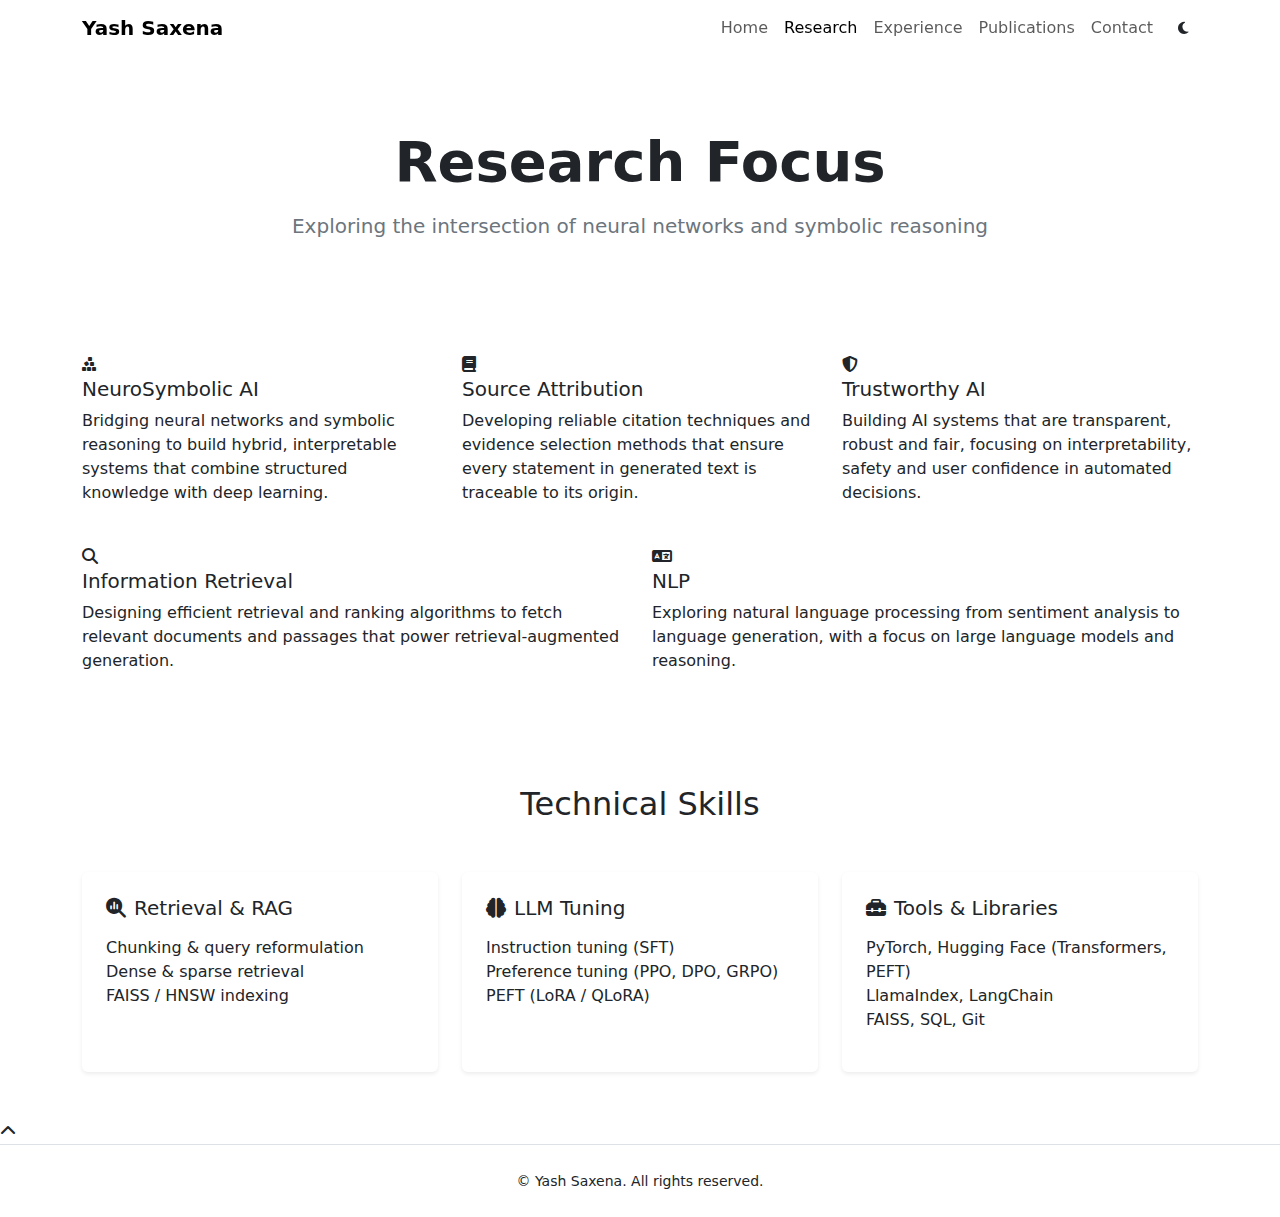
<file: research.html>
<!DOCTYPE html>
<html lang="en">
<head>
    <meta charset="UTF-8" />
    <meta http-equiv="X-UA-Compatible" content="IE=edge" />
    <meta name="viewport" content="width=device-width, initial-scale=1.0" />
    <title>Research - Yash Saxena</title>
    <meta name="description" content="Research focus areas and technical skills of Yash Saxena - NeuroSymbolic AI, Source Attribution, and Trustworthy AI.">

    <!-- Google Fonts -->
    <link rel="preconnect" href="https://fonts.googleapis.com">
    <link rel="preconnect" href="https://fonts.gstatic.com" crossorigin>
    <link href="https://fonts.googleapis.com/css2?family=Playfair+Display:wght@700;900&family=DM+Sans:wght@400;500;700&family=JetBrains+Mono:wght@400;600&display=swap" rel="stylesheet">
    
    <!-- Bootstrap CSS -->
    <link href="https://cdn.jsdelivr.net/npm/bootstrap@5.3.2/dist/css/bootstrap.min.css" rel="stylesheet" />
    <!-- Font Awesome -->
    <link rel="stylesheet" href="https://cdnjs.cloudflare.com/ajax/libs/font-awesome/6.5.0/css/all.min.css" />
    <!-- Custom styles -->
    <link rel="stylesheet" href="css/style.css" />
</head>

<!-- Google tag (gtag.js) -->
<script async src="https://www.googletagmanager.com/gtag/js?id=G-XNBDDZ4B31"></script>
<script>
  window.dataLayer = window.dataLayer || [];
  function gtag(){dataLayer.push(arguments);}
  gtag('js', new Date());

  gtag('config', 'G-XNBDDZ4B31');
</script>
    
<body>
    <!-- Navigation -->
    <nav id="navbar" class="navbar navbar-expand-lg fixed-top">
        <div class="container">
            <a class="navbar-brand fw-bold" href="index.html">Yash Saxena</a>
            <button class="navbar-toggler" type="button" data-bs-toggle="collapse" data-bs-target="#navbarNav">
                <span class="navbar-toggler-icon"></span>
            </button>
            <div class="collapse navbar-collapse" id="navbarNav">
                <ul class="navbar-nav ms-auto mb-2 mb-lg-0">
                    <li class="nav-item"><a class="nav-link" href="index.html">Home</a></li>
                    <li class="nav-item"><a class="nav-link active" href="research.html">Research</a></li>
                    <li class="nav-item"><a class="nav-link" href="experience.html">Experience</a></li>
                    <li class="nav-item"><a class="nav-link" href="publications.html">Publications</a></li>
                    <li class="nav-item"><a class="nav-link" href="contact.html">Contact</a></li>
                    <li class="nav-item d-flex align-items-center ms-lg-2">
                        <button id="darkModeToggle" class="btn btn-outline-accent btn-sm" type="button" aria-label="Toggle dark mode">
                            <i class="fas fa-moon"></i>
                        </button>
                    </li>
                </ul>
            </div>
        </div>
    </nav>

    <!-- Page Header -->
    <section class="py-5" style="margin-top: 80px;">
        <div class="container text-center">
            <h1 class="display-4 fw-bold mb-3">Research Focus</h1>
            <p class="lead text-secondary">Exploring the intersection of neural networks and symbolic reasoning</p>
        </div>
    </section>

    <!-- Research Focus Section -->
    <section id="research" class="py-5 bg-alternate">
        <div class="container">
            <div class="row g-4">
                <div class="col-md-4 col-sm-6">
                    <div class="focus-card h-100">
                        <div class="focus-icon"><i class="fas fa-cubes-stacked"></i></div>
                        <h5>NeuroSymbolic AI</h5>
                        <p>Bridging neural networks and symbolic reasoning to build hybrid, interpretable systems that combine structured knowledge with deep learning.</p>
                    </div>
                </div>
                <div class="col-md-4 col-sm-6">
                    <div class="focus-card h-100">
                        <div class="focus-icon"><i class="fas fa-book"></i></div>
                        <h5>Source Attribution</h5>
                        <p>Developing reliable citation techniques and evidence selection methods that ensure every statement in generated text is traceable to its origin.</p>
                    </div>
                </div>
                <div class="col-md-4 col-sm-6">
                    <div class="focus-card h-100">
                        <div class="focus-icon"><i class="fas fa-shield-halved"></i></div>
                        <h5>Trustworthy AI</h5>
                        <p>Building AI systems that are transparent, robust and fair, focusing on interpretability, safety and user confidence in automated decisions.</p>
                    </div>
                </div>
                <div class="col-md-6 col-sm-6">
                    <div class="focus-card h-100">
                        <div class="focus-icon"><i class="fas fa-search"></i></div>
                        <h5>Information Retrieval</h5>
                        <p>Designing efficient retrieval and ranking algorithms to fetch relevant documents and passages that power retrieval-augmented generation.</p>
                    </div>
                </div>
                <div class="col-md-6 col-sm-6">
                    <div class="focus-card h-100">
                        <div class="focus-icon"><i class="fas fa-language"></i></div>
                        <h5>NLP</h5>
                        <p>Exploring natural language processing from sentiment analysis to language generation, with a focus on large language models and reasoning.</p>
                    </div>
                </div>
            </div>
        </div>
    </section>

    <!-- Skills Section -->
    <section id="skills" class="py-5">
        <div class="container">
            <h2 class="mb-5 text-center">Technical Skills</h2>
            <div class="row g-4">
                <div class="col-md-4">
                    <div class="p-4 shadow-sm rounded skills-card h-100">
                        <h5 class="mb-3"><i class="fas fa-magnifying-glass-chart me-2"></i>Retrieval &amp; RAG</h5>
                        <ul class="list-unstyled">
                            <li>Chunking &amp; query reformulation</li>
                            <li>Dense &amp; sparse retrieval</li>
                            <li>FAISS / HNSW indexing</li>
                        </ul>
                    </div>
                </div>
                <div class="col-md-4">
                    <div class="p-4 shadow-sm rounded skills-card h-100">
                        <h5 class="mb-3"><i class="fas fa-brain me-2"></i>LLM Tuning</h5>
                        <ul class="list-unstyled">
                            <li>Instruction tuning (SFT)</li>
                            <li>Preference tuning (PPO, DPO, GRPO)</li>
                            <li>PEFT (LoRA / QLoRA)</li>
                        </ul>
                    </div>
                </div>
                <div class="col-md-4">
                    <div class="p-4 shadow-sm rounded skills-card h-100">
                        <h5 class="mb-3"><i class="fas fa-toolbox me-2"></i>Tools &amp; Libraries</h5>
                        <ul class="list-unstyled">
                            <li>PyTorch, Hugging Face (Transformers, PEFT)</li>
                            <li>LlamaIndex, LangChain</li>
                            <li>FAISS, SQL, Git</li>
                        </ul>
                    </div>
                </div>
            </div>
        </div>
    </section>

    <!-- Scroll to Top Button -->
    <div id="scrollTopBtn" aria-label="Scroll to top"><i class="fas fa-chevron-up"></i></div>

    <!-- Footer -->
    <footer class="py-4 border-top">
        <div class="container text-center">
            <small>&copy; <span id="year"></span> Yash Saxena. All rights reserved.</small>
        </div>
    </footer>

    <!-- Scripts -->
    <script src="https://cdn.jsdelivr.net/npm/bootstrap@5.3.2/dist/js/bootstrap.bundle.min.js"></script>
    <script src="js/main.js"></script>
</body>
</html>
</file>
<file: style.css>
@import url('https://fonts.googleapis.com/css2?family=Poppins:wght@300;400;500;600&display=swap');

* {
  margin: 0;
  padding: 0;  
}

body {
    font-family: 'Poppins', sans-serif;
}

html {
    scroll-behavior: smooth;
}

p {
    color: rgb(85, 85, 85);
}

/* Transitions */
a, .btn {
    transition: all 300ms ease;
}

header {
    background-color: #fff; /* Background color for the header */
    padding: 10px 20px; /* Add padding top and bottom, adjust left and right */
    border-bottom: 1px solid #ddd; /* Add border at the bottom */
    position: fixed;
    top: 0;
    left: 0;
    width: 100%;
    z-index: 1000; /* Ensure the header is above other content */
    height: 60px; /* Reduce the height of the header */
    display: flex; /* Use flexbox */
    justify-content: space-between; /* Align content horizontally */
    align-items: center; /* Center content vertically */
}


header nav {
    display: flex;
    justify-content: space-between;
    align-items: center;
}

/* Nav */
nav, .nav-links{
    display: flex;
}

nav {
    justify-content: space-around;
    align-items: center;
    height: 17vh;
}

.nav-links {
    gap: 5%;
    list-style: none;
    font-size: 1.2rem;
    margin-right: 10%;
}

a {
    color: black;
    text-decoration: none;
    text-decoration-color: white;
}

a:hover {
    color: gray;
    text-decoration: underline;
    text-underline-offset: 1rem;
    text-decoration-color: rgb(181,181,181);
}

.logo {
    font-size: 2rem;
    margin-right: 400px;
    white-space: nowrap; /* Prevent line break */
}

.logo:hover {
    cursor: default;
}

/* Hamburger */

#hamburger-nav {
    display: none;
}

.hamburger-menu {
    position: relative;
    display: inline-block;
}

.hamburger-icon {
    display: flex;
    flex-direction: column;
    justify-content: space-between;
    height: 24px;
    width: 30px;
    cursor: pointer;
}

.hamburger-icon span {
    width: 100%;
    height: 2px;
    background-color: black;
    transition: all 0.3 ease-in-out;
}

.menu-links {
    position: absolute;
    top: 100%;
    right: 0;
    background-color: white;
    width: fit-content;
    max-height: 0;
    overflow: hidden;
    transition: all 0.3 ease-in-out;
}

.menu-links a {
    display: block;
    padding: 10px;
    text-align: center;
    color: black;
    text-decoration: none;
    transition: all 0.3 ease-in-out;
}

.menu-links li{
    list-style: none;
}

.menu-links.open {
    max-height: 300px;
}

.hamburger-icon.open span:first-child {
    transform: rotate(45deg) translate(10px, 5px);
}
.hamburger-icon.open span:nth-child(2) {
    opacity: 0;
}
.hamburger-icon.open span:last-child {
    transform: rotate(-45deg) translate(10px, -5px);
}

.hamburger-icon span:first-child {
    transform: none;
}
.hamburger-icon span:first-child {
    opacity: 1;
}
.hamburger-icon span:first-child {
    transform: none;
}

/* Your existing styles */

/* Profile Section */

#profile {
    display: flex;
    height: 100vh;
}

.profile-pic-container {
    position: relative;
    flex: 1;
    display: flex;
    justify-content: center;
    align-items: center;
}

.profile-pic img {
    max-width: 100%;
    max-height: 100%;
    border-radius: 50%;
}

.connect-collaborate-container {
    position: absolute;
    top: 45%;
    left: 75%;
    transform: translate(-50%, -50%);
    text-align: center;
    z-index: 1; /* Ensure it's above the profile picture and buttons */
}

.connect-collaborate-container span {
    display: inline-block;
    opacity: 0;
    transition: opacity 0.5s ease-in-out;
}

.connect-collaborate-container .fade-in {
    opacity: 1;
}

#connect-text,
#collaborate-text {
    position: absolute;
    top: 50%;
    left: 50%;
    transform: translate(-50%, -50%);
    font-size: 2rem; /* Increase font size */
    color: #0077b5; /* LinkedIn blue color */
    font-family: 'Poppins', sans-serif; /* Change font family */
    font-weight: bold; /* Make the text bold */
    letter-spacing: 2px; /* Add letter spacing */
    text-transform: uppercase; /* Convert text to uppercase */
    opacity: 0;
    transition: opacity 0.5s ease;
}


#connect-text.show,
#collaborate-text.show {
    opacity: 1;
}



.social-links-container {
    flex: 1;
    position: relative; /* Make it relative to allow absolute positioning of the connect-collaborate-container */
    margin-top: 20px;
    display: flex;
    justify-content: center;
    align-items: center;
}

.social-btn {
    display: inline-block;
    padding: 10px 20px;
    margin: 10px;
    color: #fff;
    text-decoration: none;
    border-radius: 5px;
    font-size: 14px;
    text-transform: uppercase;
    transition: background-color 0.3s ease;
}

@media (max-width: 1199px) {

    .social-btn {
        font-size: 12px
    }
}

/* Media query for small screens */
@media (max-width: 767px) {

    .social-btn {
        font-size: 10px; /* Smaller paragraph font size */
    }
}

.linkedin-btn {
    background-color: #0077b5;
}

.twitter-btn {
    background-color: #008080;
}

.github-btn {
    background-color: #DB4437;
}

/* Additional styles for visual enhancement can be added here */
/* About Me Section */
/* About Me Section */
#about {
    padding: 50px 0; /* Padding */
    text-align: center; /* Centered text */
    background-color: #f9f9f9; /* Background color */
    position: relative; /* Positioning */
}

#about h2 {
    font-size: 2rem; /* Default font size */
    white-space: nowrap; /* Prevent wrapping */
    margin-bottom: 30px; /* Margin below heading */
    color: #333; /* Heading color */
}

#about p {
    font-size: 1.4rem; /* Default paragraph font size */
    color: #555; /* Paragraph color */
    line-height: 1.6; /* Line height */
    margin-bottom: 30px; /* Margin below paragraph */
    margin-left: 5%; /* Left margin */
    margin-right: 5%; /* Right margin */
    text-align: justify; /* Justified text */
}

/* Media query for medium screens */
@media (max-width: 1199px) {

    #about p {
        font-size: 1.2rem; /* Smaller paragraph font size */
        margin-bottom: 20px; /* Reduced margin bottom */
    }
}

/* Media query for small screens */
@media (max-width: 767px) {

    #about p {
        font-size: 1rem; /* Smaller paragraph font size */
        margin-bottom: 15px; /* Reduced margin bottom */
    }
}


/* Add subtle shaking animation */
@keyframes shake {
    0% { transform: translateX(-3px); } /* Reduce translation for smaller screens */
    50% { transform: translateX(3px); } /* Reduce translation for smaller screens */
    100% { transform: translateX(-3px); } /* Reduce translation for smaller screens */
}

#about {
    animation: shake 5s ease infinite; /* Apply shaking animation */
}


/* Experience Section */


#experience h2 {
    font-size: 3rem;
    margin-bottom: 50px;
    color: #333;
}

/* Timeline container */
.timeline {
    position: relative;
    max-width: 1200px;
    margin: 0 auto;
    padding: 0 20px;
}

/* Timeline line */
.timeline:before {
    content: '';
    position: absolute;
    top: 0;
    left: 50%;
    width: 4px;
    height: 100%;
    background-color: #0077b5; /* LinkedIn blue color */
    transform: translateX(-50%);
    z-index: 1;
}

/* Individual timeline items */
.timeline-item {
    position: relative;
    margin-bottom: 50px;
    display: flex;
    align-items: flex-start;
    cursor: pointer;
}

.timeline-item:hover .date, .timeline-item:hover .content {
    transform: scale(1.05); /* Scale up on hover */
    transition: transform 0.3s ease; /* Smooth transition */
}

.timeline-item .date {
    position: relative;
    width: 100px; /* Reduced width */
    padding: 10px;
    background-color: #0077b5; /* LinkedIn blue color */
    color: #fff;
    border-radius: 5px;
    text-align: center;
    z-index: 2;
    transition: transform 0.3s ease; /* Smooth transition */
}

.timeline-item .content {
    flex: 1;
    background-color: #fff;
    padding: 20px;
    border: 2px solid #0077b5; /* LinkedIn blue color */
    border-radius: 5px;
    box-shadow: 0 0 10px rgba(0, 0, 0, 0.1);
    z-index: 2;
    transition: transform 0.3s ease; /* Smooth transition */
}

.timeline-item h3 {
    font-size: 1.8rem; /* Reduced font size */
    color: #0077b5; /* LinkedIn blue color */
    margin-bottom: 10px;
}

.timeline-item p {
    font-size: 1.4rem; /* Reduced font size */
    color: #555;
    line-height: 1.6;
    margin-bottom: 10px;
}

#projects {
    padding: 100px 0;
    text-align: center;
    background-color: #f9f9f9; /* Light gray background */
}

#projects h2 {
    font-size: 3rem;
    margin-bottom: 50px;
    color: #333;
}

.project-container {
    display: flex;
    flex-direction: column;
    align-items: center; /* Center items horizontally */
}

.project-card {
    width: calc(80% - 20px); /* Adjust width of the cards */
    margin-bottom: 20px;
    background-color: #fff;
    border-radius: 10px;
    box-shadow: 0 4px 8px rgba(0, 0, 0, 0.1);
    overflow: hidden;
    transition: transform 0.3s ease, box-shadow 0.3s ease; /* Add transition for box-shadow */
    display: flex;
    flex-direction: row; /* Ensure items inside are in a row */
    height: auto;
}

.project-card:hover {
    box-shadow: 0 8px 16px rgba(0, 0, 0, 0.2); /* Change box-shadow on hover */
}

.project-card img {
    width: 30%; /* Fit the image within the specified dimensions */
    height: auto;
    object-fit: cover;
    border-radius: 10px 0 0 10px; /* Rounded corners on the left side */
    margin-right: 20px; /* Add padding between image and text */
    transition: transform 0.3s ease; /* Add transition for image */
}

.project-card:hover img {
    transform: scale(1.05); /* Scale image on hover */
}

.project-info {
    flex: 1;
    padding: 20px;
}

.project-info h3 {
    font-size: 1.6rem;
    margin-bottom: 10px;
}

.project-info ul {
    text-align: justify;
    margin-bottom: 10px;
    padding-left: 10%; /* Align bullet points to the left */
}

.project-info ul li {
    font-size: 1.2rem;
    text-align: left; /* Align text to the left */
    padding-left: 5%;
    padding-right: 5%; /* Add padding between image and bullet points */
}

.project-info a {
    display: inline-block;
    padding: 6px 12px;
    background-color: #0077b5;
    color: #fff;
    text-decoration: none;
    border-radius: 5px;
    font-size: 1.2rem;
    transition: background-color 0.3s ease; /* Add transition for button */
}

.project-info a:hover {
    background-color: #005b8a;
}

#research {
    padding: 50px 0;
    text-align: center;
}

#research h2 {
    font-size: 3rem;
    margin-bottom: 50px;
    color: #333;
}

.research-subsection {
    margin-bottom: 40px;
}

.research-subsection h3 {
    font-size: 1.5rem;
    margin-bottom: 20px;
    color: #555;
    display: flex;
    align-items: center;
    justify-content: center;
}

.research-subsection h3 span {
    margin-right: 10px;
}


#awards {
    padding: 100px 0;
    text-align: center;
    background-color: #f9f9f9; /* Light gray background */
}


#awards h2 {
    font-size: 3rem;
    margin-bottom: 50px;
    color: #333;
}

.award-subsection {
    margin-bottom: 40px;
}

.award-subsection h3 {
    font-size: 1.5rem;
    margin-bottom: 20px;
    color: #555;
    display: flex;
    align-items: center;
    justify-content: center;
}

.award-subsection h3 span {
    margin-right: 10px;
}

#research ul {
    list-style-type: none; /* Remove default bullet points */
    padding-left: 10%; /* Remove default padding */
}

#research ul li {
    margin-right: 10%;
    margin-bottom: 10px;
    display: flex;
    align-items: center;
}

#research ul li span {
    margin-right: 10px; /* Spacing between emoji and text */
}

#awards ul {
    list-style-type: none; /* Remove default bullet points */
    padding-left: 10%; /* Remove default padding */
}

#awards ul li {
    margin-right: 10%;
    margin-bottom: 10px;
    display: flex;
    align-items: center;
}

#awards ul li span {
    margin-right: 10px; /* Spacing between emoji and text */
}

#experience ul { 
    padding-left: 10%;
    padding-right: 10%;
    text-align: left; /* Remove default padding */
}


#experience ul li span {
    padding-left: 10%; /* Spacing between emoji and text */
}


/* Sections */
section {
    padding: 50px 0;
    text-align: center;
}

section h2 {
    margin-bottom: 20px;
    font-size: 2rem;
}

section p {
    color: #555;
    font-size: 1.2rem;
}

/*Contact*/
#contact {
    padding: 50px 0; /* Padding */
    text-align: center; /* Centered text */
    position: relative; /* Positioning */
}

#contact p {
    font-size: 1.4rem; /* Default paragraph font size */
    line-height: 1.6; /* Line height */
    margin-bottom: 30px; /* Margin below paragraph */
    margin-left: 5%; /* Left margin */
    margin-right: 5%; /* Right margin */
    text-align: center; /* Justified text */
}

/* Media query for medium screens */
@media (max-width: 1199px) {

    #contact p {
        font-size: 1.2rem; /* Smaller paragraph font size */
        margin-bottom: 20px; /* Reduced margin bottom */
    }
}

/* Media query for small screens */
@media (max-width: 767px) {

    #contact p {
        font-size: 1rem; /* Smaller paragraph font size */
        margin-bottom: 15px; /* Reduced margin bottom */
    }
}

/* Additional styles for visual enhancement can be added here */
/* Existing CSS */

/* Add media queries for responsiveness */
@media screen and (max-width: 1199px) {
    .logo {
        margin-right: 20px; /* Reduce margin for smaller screens */
    }

    header nav {
        display: none; /* Hide navigation links by default */
    }

    #hamburger-nav {
        display: block; /* Display hamburger icon for smaller screens */
        position: absolute; /* Position hamburger menu icon */
        top: 50%; /* Vertically center the hamburger menu */
        right: 15%;
        left: 20px; /* Adjust right position */
        transform: translateY(-50%);
        z-index: 999; /* Ensure it's above other content */
    }

    .nav-links {
        flex-direction: column; /* Stack navigation links vertically */
        position: absolute;
        top: 60px; /* Adjust top position to avoid overlapping with header */
        left: 0;
        width: 100%;
        background-color: #fff; /* Background color for navigation links */
        box-shadow: 0 2px 4px rgba(0, 0, 0, 0.1); /* Add shadow for better visibility */
        z-index: 998; /* Ensure it's above other content */
        display: none; /* Hide navigation links by default */
    }

    .nav-links.open {
        display: flex; /* Show navigation links when hamburger menu is clicked */
    }

    .nav-links li {
        width: 100%; /* Make navigation links full width */
        text-align: center; /* Center-align navigation links */
    }

    .nav-links a {
        padding: 15px 0; /* Add padding to navigation links for better touch experience */
    }

    .hamburger-menu {
        display: block; /* Display hamburger menu icon */
    }

    .hamburger-icon {
        display: flex;
        flex-direction: column;
        justify-content: space-between;
        height: 24px;
        width: 30px;
        cursor: pointer;
    }

    .hamburger-icon span {
        width: 100%;
        height: 2px;
        background-color: black;
        transition: all 0.3s ease-in-out;
    }

    .hamburger-icon.open span:first-child {
        transform: rotate(45deg) translate(10px, 5px);
    }
    .hamburger-icon.open span:nth-child(2) {
        opacity: 0;
    }
    .hamburger-icon.open span:last-child {
        transform: rotate(-45deg) translate(10px, -5px);
    }

    .hamburger-icon span:first-child {
        transform: none;
    }
    .hamburger-icon span:first-child {
        opacity: 1;
    }
    .hamburger-icon span:first-child {
        transform: none;
    }
    #profile {
        flex-direction: column; /* Stack items vertically */
        align-items: center; /* Center items horizontally */
    }

    .profile-pic-container {
        order: -1; /* Move profile pic container to the top */
        margin-bottom: 10%; /* Add spacing between profile pic and text/buttons */
    }

    .social-links-container {
        order: 1;
        position: relative; /* Make it relative to allow absolute positioning of the connect-collaborate-container */
        margin-top: 20%;
        display: flex;
        justify-content: center;
        align-items: center; /* Move social links container below text/buttons */
    }

    @media (max-width: 767px) {

        .social-links-container {
            margin-top: 60%;
        }
    }
    
    .connect-collaborate-container {
         /* Reset transform */
        margin-top: 10%;
        position: absolute;
        top: 75%;
        left: 50%;
        transform: translate(-50%, -50%);
        text-align: center;
        z-index: 1; /* Add margin at the top */
    }
    .project-container {
        display: flex;
        flex-direction: column;
        align-items: center;
    }

    .project-card {
        width: 80%; /* Adjust width */
        margin-bottom: 20px;
        background-color: #fff;
        border-radius: 10px;
        box-shadow: 0 4px 8px rgba(0, 0, 0, 0.1);
        overflow: hidden;
        display: flex;
        flex-direction: column; /* Change direction to column */
    }

    .project-card img {
        width: 100%; /* Make image take full width */
        height: auto; /* Allow image to resize proportionally */
        border-radius: 10px 10px 0 0; /* Adjust border-radius */
    }

    .project-info {
        flex: 1;
        padding: 20px;
    }

    .project-info h3 {
        font-size: 1.6rem;
        margin-bottom: 10px;
    }

    .project-info ul {
        text-align: justify;
        margin-bottom: 10px;
        padding-left: 5%;
        padding-right: 5%;
    }

    .project-info ul li {
        font-size: 1.2rem;
        margin-bottom: 5px;
    }

    .project-info a {
        font-size: 1.2rem;
    }
    .research-subsection {
        text-align: center; /* Center the subsection headings */
    }

    .research-subsection ul {
        /* Ensure that the points start from the left */
        text-align: left;
        margin-left: 0%; /* Add left margin for indentation */
        list-style-type: none; /* Remove default bullet points */
        padding-left: 0; /* Remove default padding */
    }

    .research-subsection ul li {
        margin-bottom: 10px;
        display: flex;
        align-items: left;
    }

    .research-subsection ul li span {
        margin-right: 5%;
        margin-left: 5%; /* Spacing between emoji and text */
        padding: 0 5px; /* Padding around the emoji */
    }

    .award-subsection ul li span {
        margin-right: 5%;
        margin-left: 5%; /* Spacing between emoji and text */
        padding: 0 5px; /* Padding around the emoji */
    }
}

/* Additional styles for visual enhancement can be added here */
</file>
<file: media_queries.css>
@media screen and (max-width: 1200px){
    #desktop-nav {
        display: none;
    }
    #hamburger-nav {
        display: flex;
    }
}
</file>
<file: css/style.css>

</file>
